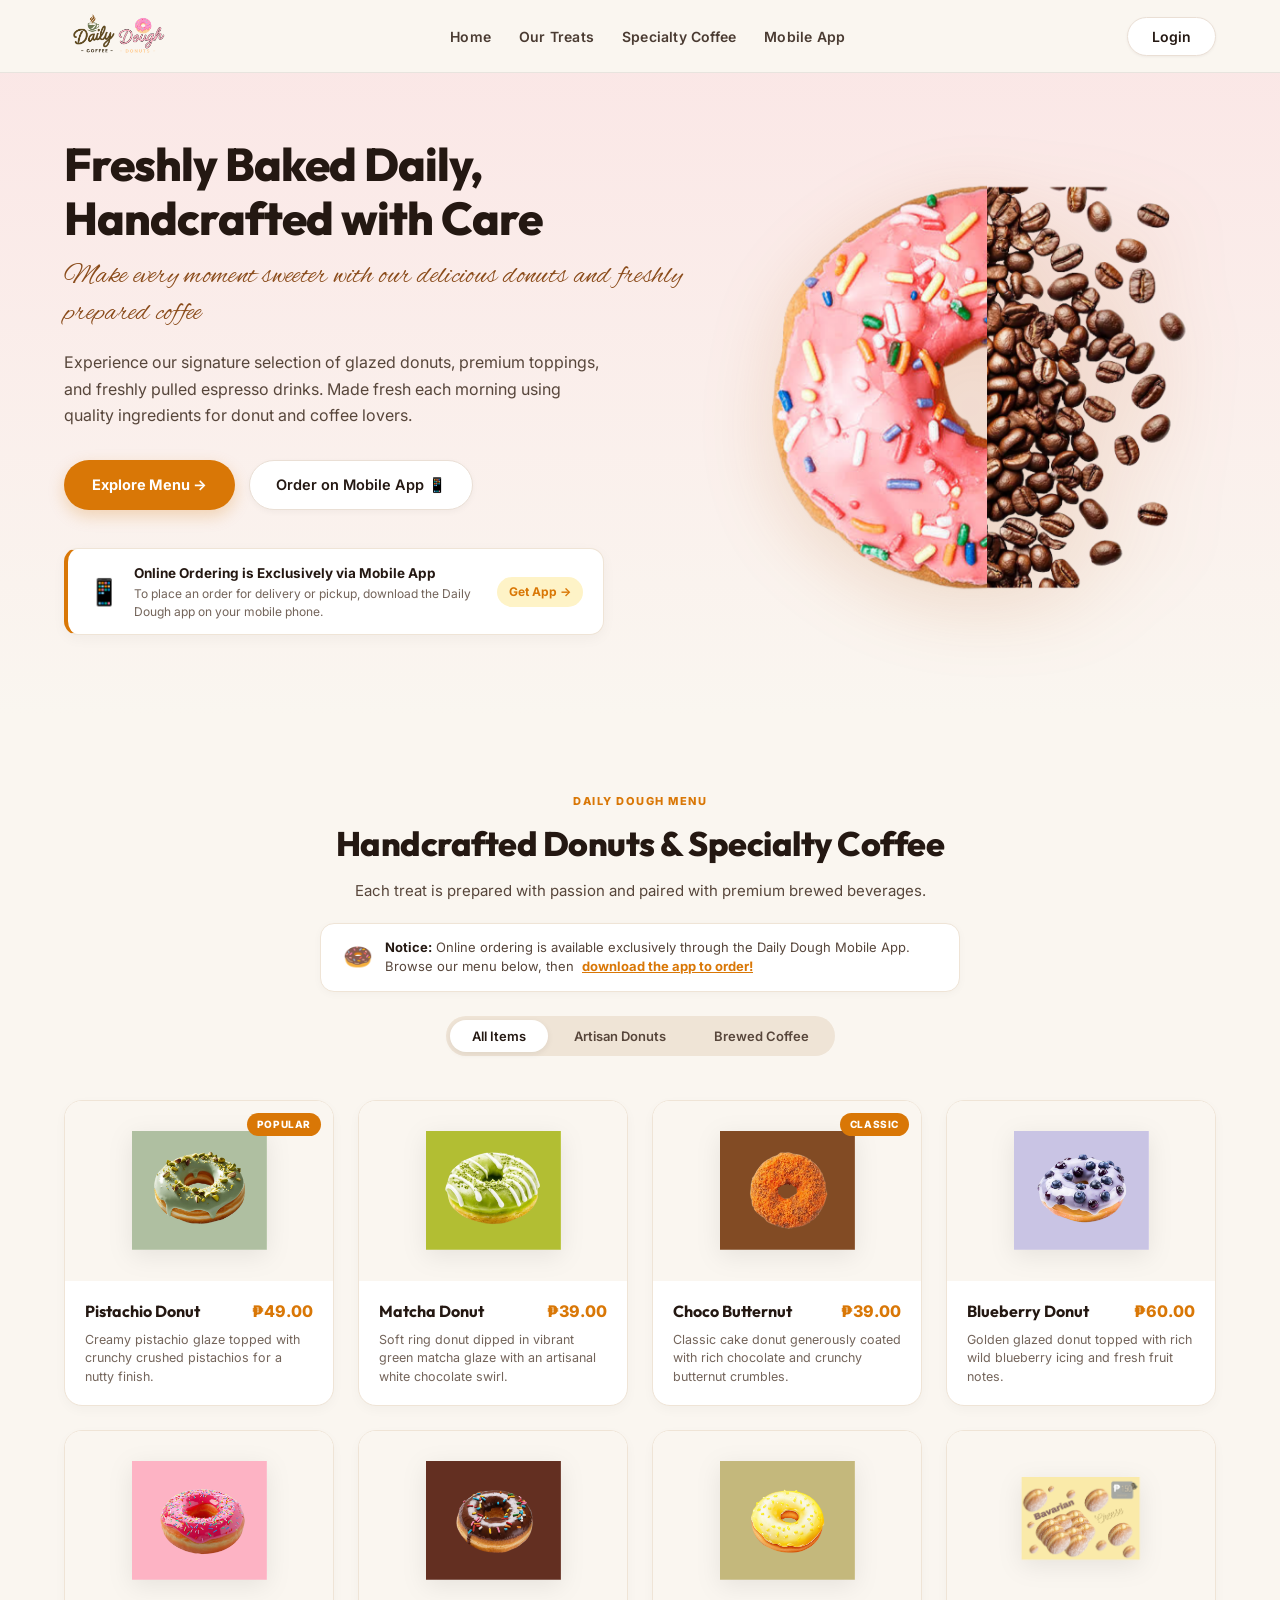
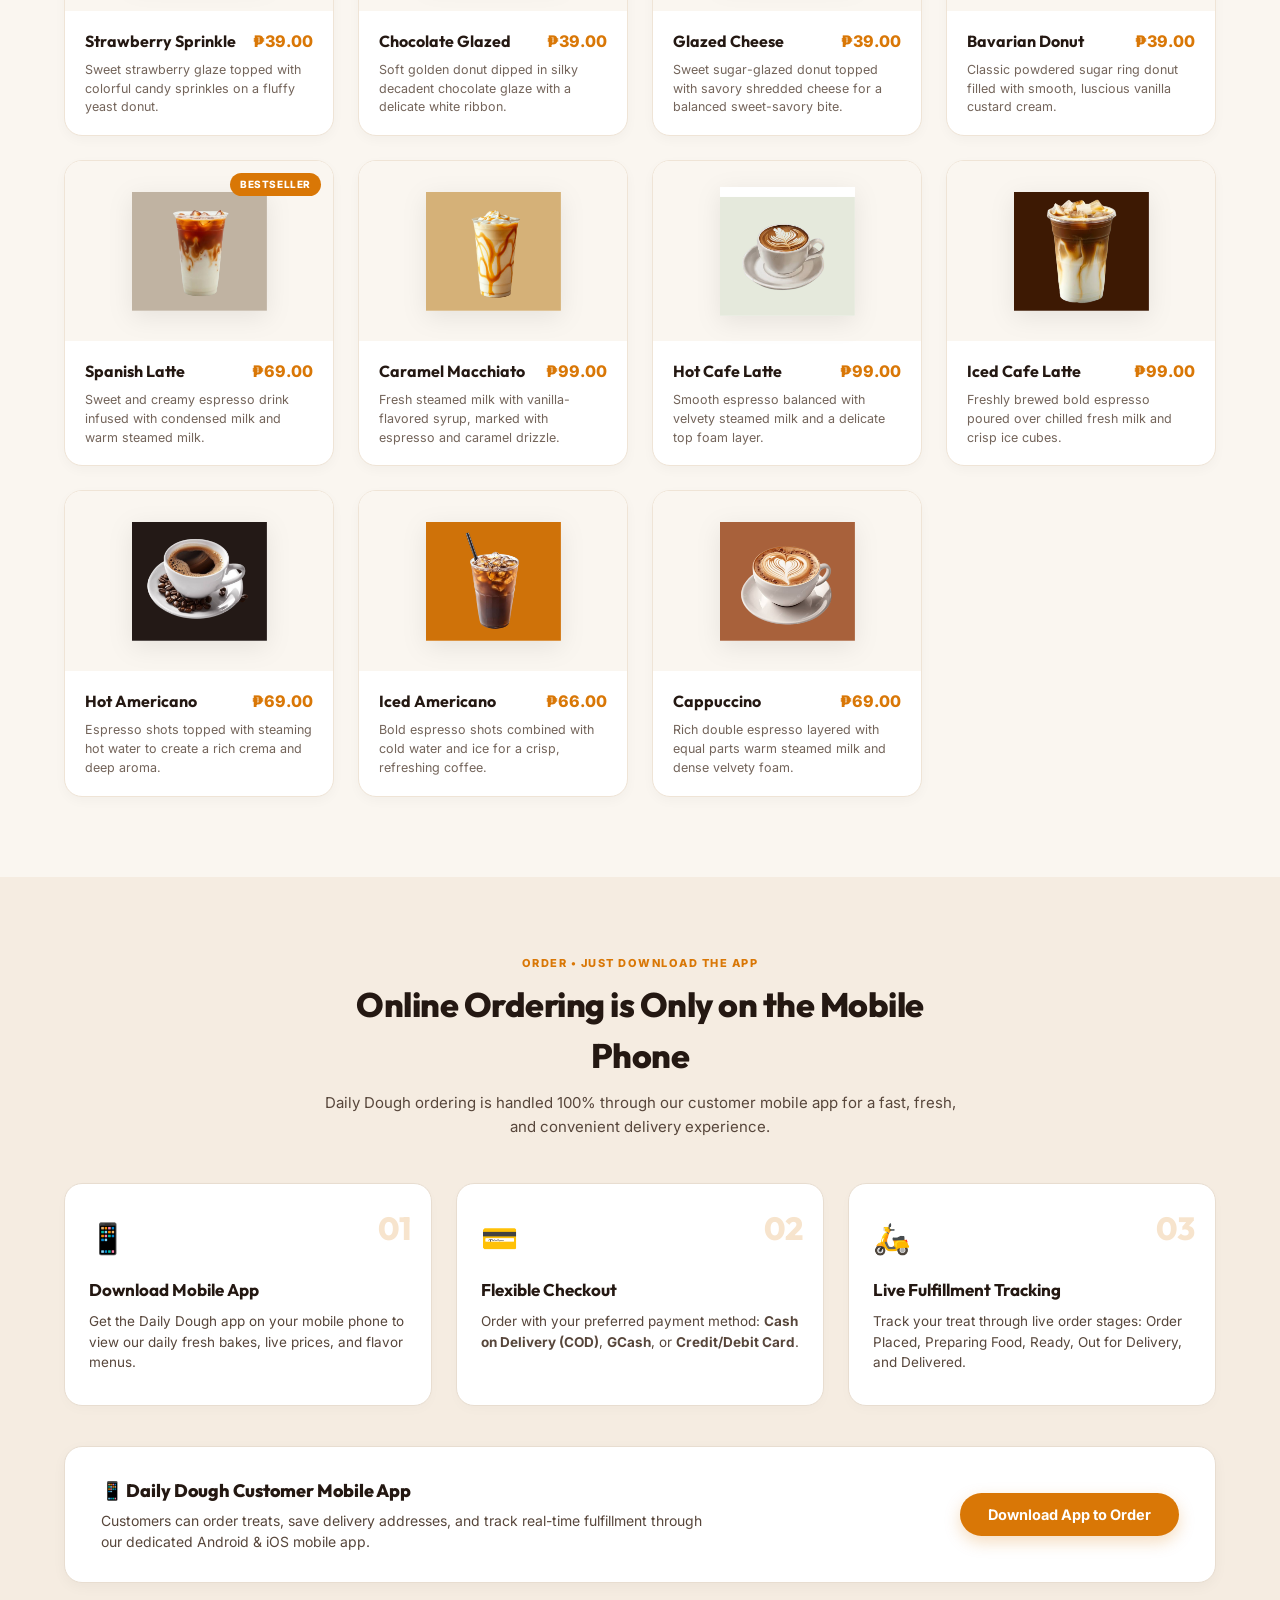
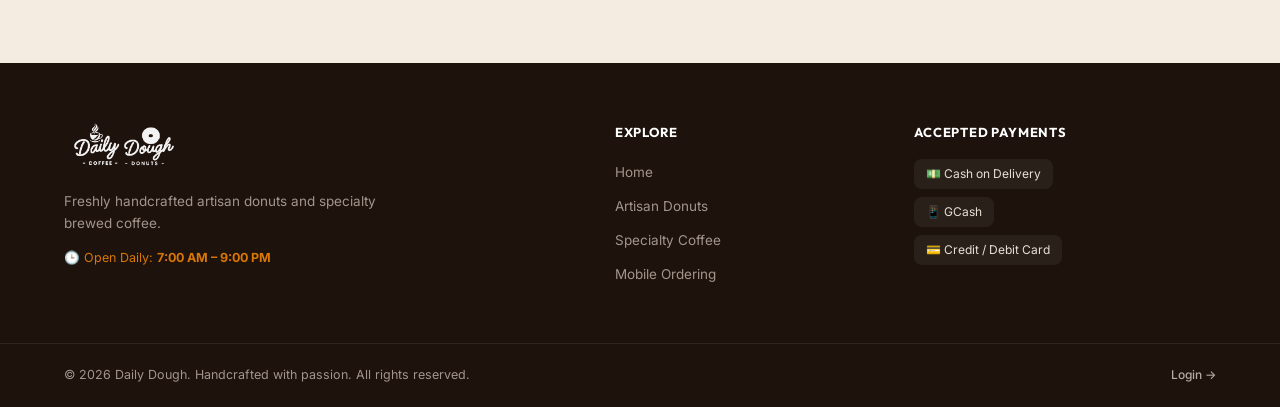
<file: web_dashboard/index.html>
<!DOCTYPE html>
<html lang="en">
<head>
  <meta charset="UTF-8">
  <meta name="viewport" content="width=device-width, initial-scale=1.0">
  <title>Daily Dough - Handcrafted Artisan Donuts & Specialty Coffee</title>
  <link rel="preconnect" href="https://fonts.googleapis.com">
  <link rel="preconnect" href="https://fonts.gstatic.com" crossorigin>
  <link href="https://fonts.googleapis.com/css2?family=Alex+Brush&family=Dancing+Script:wght@500;600;700&family=Great+Vibes&family=Inter:wght@400;500;600;700&family=Outfit:wght@500;600;700;800&display=swap" rel="stylesheet">
  <link rel="stylesheet" href="style.css">
</head>
<body>

  <!-- WELCOMING STOREFRONT LANDING PAGE -->
  <div id="viewStorefront" class="storefront-wrapper">
    <!-- Top Navigation Bar -->
    <header class="storefront-nav">
      <div class="storefront-nav-inner">
        <a href="#hero" class="storefront-brand">
          <img src="images/daily_dough.png" alt="Daily Dough - Coffee & Donuts" class="storefront-logo">
        </a>

        <nav class="storefront-menu-links">
          <a href="#hero" class="nav-item">Home</a>
          <a href="#menu-showcase" class="nav-item">Our Treats</a>
          <a href="#coffee-section" class="nav-item">Specialty Coffee</a>
          <a href="#ordering-section" class="nav-item">Mobile App</a>
        </nav>

        <div class="storefront-nav-actions">
          <a href="admin.html" class="btn-admin-login" title="Login">Login</a>
        </div>
      </div>
    </header>

    <!-- Hero Section -->
    <section id="hero" class="storefront-hero">
      <div class="storefront-container hero-grid">
        <div class="hero-content">
          <h1 class="hero-headline">Freshly Baked Daily, Handcrafted with Care</h1>
          <p class="hero-slogan-script">Make every moment sweeter with our delicious donuts and freshly prepared coffee</p>
          <p class="hero-description">
            Experience our signature selection of glazed donuts, premium toppings, and freshly pulled espresso drinks. Made fresh each morning using quality ingredients for donut and coffee lovers.
          </p>

          <div class="hero-cta-group">
            <a href="#menu-showcase" class="btn-primary-hero">Explore Menu &rarr;</a>
            <a href="#ordering-section" class="btn-secondary-hero">Order on Mobile App 📱</a>
          </div>

          <!-- Prominent Mobile App Ordering Notice (Replacing Removed Boxes) -->
          <div class="mobile-order-alert-pill">
            <span class="pill-icon">📱</span>
            <div class="pill-content">
              <strong>Online Ordering is Exclusively via Mobile App</strong>
              <span>To place an order for delivery or pickup, download the Daily Dough app on your mobile phone.</span>
            </div>
            <a href="#ordering-section" class="pill-link">Get App &rarr;</a>
          </div>
        </div>

        <div class="hero-media">
          <div class="hero-artwork-frame">
            <img src="images/login/donut_coffee.png" alt="Daily Dough Artisan Donut & Roasted Coffee Beans" class="hero-main-img">
          </div>
        </div>
      </div>
    </section>

    <!-- Menu Showcase Section -->
    <section id="menu-showcase" class="storefront-section">
      <div class="storefront-container">
        <div class="section-header text-center">
          <span class="section-tag">DAILY DOUGH MENU</span>
          <h2 class="section-title">Handcrafted Donuts & Specialty Coffee</h2>
          <p class="section-desc">Each treat is prepared with passion and paired with premium brewed beverages.</p>

          <!-- Clear Explanatory Banner: Ordering is Mobile-Only -->
          <div class="menu-order-notice">
            <span class="notice-icon">🍩</span>
            <div class="notice-text">
              <strong>Notice:</strong> Online ordering is available exclusively through the Daily Dough Mobile App. Browse our menu below, then <a href="#ordering-section">download the app to order!</a>
            </div>
          </div>
          
          <!-- Category Filter Tabs -->
          <div class="menu-tabs">
            <button type="button" class="menu-tab-btn active" onclick="filterStorefrontMenu('all', this)">All Items</button>
            <button type="button" class="menu-tab-btn" onclick="filterStorefrontMenu('donuts', this)">Artisan Donuts</button>
            <button type="button" class="menu-tab-btn" onclick="filterStorefrontMenu('coffee', this)">Brewed Coffee</button>
          </div>
        </div>

        <!-- Product Cards Grid -->
        <div class="storefront-product-grid" id="storefrontProductGrid">
          <!-- 1. Pistachio -->
          <div class="product-item-card" data-category="donuts">
            <div class="product-item-media">
              <img src="images/pistachio.png" alt="Pistachio Donut" loading="lazy">
              <span class="product-tag-chip">Popular</span>
            </div>
            <div class="product-item-body">
              <div class="product-item-header">
                <h3 class="product-item-title">Pistachio Donut</h3>
                <span class="product-item-price">₱49.00</span>
              </div>
              <p class="product-item-desc">Creamy pistachio glaze topped with crunchy crushed pistachios for a nutty finish.</p>
            </div>
          </div>

          <!-- 2. Matcha Donut -->
          <div class="product-item-card" data-category="donuts">
            <div class="product-item-media">
              <img src="images/matcha_donut.png" alt="Matcha Donut" loading="lazy">
            </div>
            <div class="product-item-body">
              <div class="product-item-header">
                <h3 class="product-item-title">Matcha Donut</h3>
                <span class="product-item-price">₱39.00</span>
              </div>
              <p class="product-item-desc">Soft ring donut dipped in vibrant green matcha glaze with an artisanal white chocolate swirl.</p>
            </div>
          </div>

          <!-- 3. Choco Butternut -->
          <div class="product-item-card" data-category="donuts">
            <div class="product-item-media">
              <img src="images/choco_butternut.png" alt="Choco Butternut" loading="lazy">
              <span class="product-tag-chip">Classic</span>
            </div>
            <div class="product-item-body">
              <div class="product-item-header">
                <h3 class="product-item-title">Choco Butternut</h3>
                <span class="product-item-price">₱39.00</span>
              </div>
              <p class="product-item-desc">Classic cake donut generously coated with rich chocolate and crunchy butternut crumbles.</p>
            </div>
          </div>

          <!-- 4. Blueberry Donut -->
          <div class="product-item-card" data-category="donuts">
            <div class="product-item-media">
              <img src="images/blueberry_donut.png" alt="Blueberry Donut" loading="lazy">
            </div>
            <div class="product-item-body">
              <div class="product-item-header">
                <h3 class="product-item-title">Blueberry Donut</h3>
                <span class="product-item-price">₱60.00</span>
              </div>
              <p class="product-item-desc">Golden glazed donut topped with rich wild blueberry icing and fresh fruit notes.</p>
            </div>
          </div>

          <!-- 5. Strawberry Sprinkle Glazed -->
          <div class="product-item-card" data-category="donuts">
            <div class="product-item-media">
              <img src="images/strawberry_sprinkle_glazed.png" alt="Strawberry Sprinkle Glazed" loading="lazy">
            </div>
            <div class="product-item-body">
              <div class="product-item-header">
                <h3 class="product-item-title">Strawberry Sprinkle</h3>
                <span class="product-item-price">₱39.00</span>
              </div>
              <p class="product-item-desc">Sweet strawberry glaze topped with colorful candy sprinkles on a fluffy yeast donut.</p>
            </div>
          </div>

          <!-- 6. Chocolate Glazed -->
          <div class="product-item-card" data-category="donuts">
            <div class="product-item-media">
              <img src="images/chocolate_glazed.png" alt="Chocolate Glazed" loading="lazy">
            </div>
            <div class="product-item-body">
              <div class="product-item-header">
                <h3 class="product-item-title">Chocolate Glazed</h3>
                <span class="product-item-price">₱39.00</span>
              </div>
              <p class="product-item-desc">Soft golden donut dipped in silky decadent chocolate glaze with a delicate white ribbon.</p>
            </div>
          </div>

          <!-- 7. Glazed Cheese -->
          <div class="product-item-card" data-category="donuts">
            <div class="product-item-media">
              <img src="images/glazed_cheese.png" alt="Glazed Cheese" loading="lazy">
            </div>
            <div class="product-item-body">
              <div class="product-item-header">
                <h3 class="product-item-title">Glazed Cheese</h3>
                <span class="product-item-price">₱39.00</span>
              </div>
              <p class="product-item-desc">Sweet sugar-glazed donut topped with savory shredded cheese for a balanced sweet-savory bite.</p>
            </div>
          </div>

          <!-- 8. Bavarian Donut -->
          <div class="product-item-card" data-category="donuts">
            <div class="product-item-media">
              <img src="images/home/bavarian.png" alt="Bavarian Donut" loading="lazy">
            </div>
            <div class="product-item-body">
              <div class="product-item-header">
                <h3 class="product-item-title">Bavarian Donut</h3>
                <span class="product-item-price">₱39.00</span>
              </div>
              <p class="product-item-desc">Classic powdered sugar ring donut filled with smooth, luscious vanilla custard cream.</p>
            </div>
          </div>

          <!-- 9. Spanish Latte -->
          <div class="product-item-card" data-category="coffee" id="coffee-section">
            <div class="product-item-media">
              <img src="images/Spanish Latte.png" alt="Spanish Latte" loading="lazy">
              <span class="product-tag-chip">Bestseller</span>
            </div>
            <div class="product-item-body">
              <div class="product-item-header">
                <h3 class="product-item-title">Spanish Latte</h3>
                <span class="product-item-price">₱69.00</span>
              </div>
              <p class="product-item-desc">Sweet and creamy espresso drink infused with condensed milk and warm steamed milk.</p>
            </div>
          </div>

          <!-- 10. Caramel Macchiato -->
          <div class="product-item-card" data-category="coffee">
            <div class="product-item-media">
              <img src="images/Caramel Macchiato.png" alt="Caramel Macchiato" loading="lazy">
            </div>
            <div class="product-item-body">
              <div class="product-item-header">
                <h3 class="product-item-title">Caramel Macchiato</h3>
                <span class="product-item-price">₱99.00</span>
              </div>
              <p class="product-item-desc">Fresh steamed milk with vanilla-flavored syrup, marked with espresso and caramel drizzle.</p>
            </div>
          </div>

          <!-- 11. Hot Cafe Latte -->
          <div class="product-item-card" data-category="coffee">
            <div class="product-item-media">
              <img src="images/Hot Cafe Latte.png" alt="Hot Cafe Latte" loading="lazy">
            </div>
            <div class="product-item-body">
              <div class="product-item-header">
                <h3 class="product-item-title">Hot Cafe Latte</h3>
                <span class="product-item-price">₱99.00</span>
              </div>
              <p class="product-item-desc">Smooth espresso balanced with velvety steamed milk and a delicate top foam layer.</p>
            </div>
          </div>

          <!-- 12. Iced Cafe Latte -->
          <div class="product-item-card" data-category="coffee">
            <div class="product-item-media">
              <img src="images/Iced Cafe Latte.png" alt="Iced Cafe Latte" loading="lazy">
            </div>
            <div class="product-item-body">
              <div class="product-item-header">
                <h3 class="product-item-title">Iced Cafe Latte</h3>
                <span class="product-item-price">₱99.00</span>
              </div>
              <p class="product-item-desc">Freshly brewed bold espresso poured over chilled fresh milk and crisp ice cubes.</p>
            </div>
          </div>

          <!-- 13. Hot Americano -->
          <div class="product-item-card" data-category="coffee">
            <div class="product-item-media">
              <img src="images/Hot Americano.png" alt="Hot Americano" loading="lazy">
            </div>
            <div class="product-item-body">
              <div class="product-item-header">
                <h3 class="product-item-title">Hot Americano</h3>
                <span class="product-item-price">₱69.00</span>
              </div>
              <p class="product-item-desc">Espresso shots topped with steaming hot water to create a rich crema and deep aroma.</p>
            </div>
          </div>

          <!-- 14. Iced Americano -->
          <div class="product-item-card" data-category="coffee">
            <div class="product-item-media">
              <img src="images/Iced Americano.png" alt="Iced Americano" loading="lazy">
            </div>
            <div class="product-item-body">
              <div class="product-item-header">
                <h3 class="product-item-title">Iced Americano</h3>
                <span class="product-item-price">₱66.00</span>
              </div>
              <p class="product-item-desc">Bold espresso shots combined with cold water and ice for a crisp, refreshing coffee.</p>
            </div>
          </div>

          <!-- 15. Cappuccino -->
          <div class="product-item-card" data-category="coffee">
            <div class="product-item-media">
              <img src="images/Cappuccino.png" alt="Cappuccino" loading="lazy">
            </div>
            <div class="product-item-body">
              <div class="product-item-header">
                <h3 class="product-item-title">Cappuccino</h3>
                <span class="product-item-price">₱69.00</span>
              </div>
              <p class="product-item-desc">Rich double espresso layered with equal parts warm steamed milk and dense velvety foam.</p>
            </div>
          </div>
        </div>
      </div>
    </section>

    <!-- Ordering Experience Section -->
    <section id="ordering-section" class="storefront-section bg-warm">
      <div class="storefront-container">
        <div class="section-header text-center">
          <span class="section-tag">ORDER &bull; JUST DOWNLOAD THE APP</span>
          <h2 class="section-title">Online Ordering is Only on the Mobile Phone</h2>
          <p class="section-desc">Daily Dough ordering is handled 100% through our customer mobile app for a fast, fresh, and convenient delivery experience.</p>
        </div>

        <div class="ordering-steps-grid">
          <div class="step-card">
            <div class="step-num">01</div>
            <div class="step-icon">📱</div>
            <h3 class="step-title">Download Mobile App</h3>
            <p class="step-desc">Get the Daily Dough app on your mobile phone to view our daily fresh bakes, live prices, and flavor menus.</p>
          </div>

          <div class="step-card">
            <div class="step-num">02</div>
            <div class="step-icon">💳</div>
            <h3 class="step-title">Flexible Checkout</h3>
            <p class="step-desc">Order with your preferred payment method: <strong>Cash on Delivery (COD)</strong>, <strong>GCash</strong>, or <strong>Credit/Debit Card</strong>.</p>
          </div>

          <div class="step-card">
            <div class="step-num">03</div>
            <div class="step-icon">🛵</div>
            <h3 class="step-title">Live Fulfillment Tracking</h3>
            <p class="step-desc">Track your treat through live order stages: Order Placed, Preparing Food, Ready, Out for Delivery, and Delivered.</p>
          </div>
        </div>

        <!-- Role Architecture / Storefront Callout -->
        <div class="customer-mobile-callout">
          <div class="callout-content">
            <h3>📱 Daily Dough Customer Mobile App</h3>
            <p>Customers can order treats, save delivery addresses, and track real-time fulfillment through our dedicated Android & iOS mobile app.</p>
          </div>
          <div class="callout-action">
            <button type="button" class="btn-primary-hero" onclick="alertToast('Download the Daily Dough app on your mobile phone to start ordering!')">Download App to Order</button>
          </div>
        </div>
      </div>
    </section>

    <!-- Footer -->
    <footer class="storefront-footer">
      <div class="storefront-container footer-content">
        <div class="footer-brand-col">
          <img src="images/daily_dough.png" alt="Daily Dough Logo" class="footer-logo">
          <p class="footer-tagline">Freshly handcrafted artisan donuts and specialty brewed coffee.</p>
          <div class="footer-hours">
            <span>🕒 Open Daily: <strong>7:00 AM &ndash; 9:00 PM</strong></span>
          </div>
        </div>

        <div class="footer-links-col">
          <h4>Explore</h4>
          <ul>
            <li><a href="#hero">Home</a></li>
            <li><a href="#menu-showcase">Artisan Donuts</a></li>
            <li><a href="#coffee-section">Specialty Coffee</a></li>
            <li><a href="#ordering-section">Mobile Ordering</a></li>
          </ul>
        </div>

        <div class="footer-links-col">
          <h4>Accepted Payments</h4>
          <div class="payment-badges">
            <span class="pay-chip">💵 Cash on Delivery</span>
            <span class="pay-chip">📱 GCash</span>
            <span class="pay-chip">💳 Credit / Debit Card</span>
          </div>
        </div>
      </div>

      <div class="footer-bottom">
        <div class="storefront-container footer-bottom-inner">
          <p>&copy; 2026 Daily Dough. Handcrafted with passion. All rights reserved.</p>
          <div class="footer-portal-link">
            <a href="admin.html" title="Login">Login &rarr;</a>
          </div>
        </div>
      </div>
    </footer>
  </div>

  <!-- Toast Notification element -->
  <div id="toastNotification" class="toast-popup" style="display: none;"></div>

  <script>
    function filterStorefrontMenu(category, btn) {
      const buttons = document.querySelectorAll('.menu-tab-btn');
      buttons.forEach(b => b.classList.remove('active'));
      if (btn) btn.classList.add('active');

      const cards = document.querySelectorAll('.product-item-card');
      cards.forEach(card => {
        const cat = card.getAttribute('data-category');
        if (category === 'all' || cat === category) {
          card.style.display = 'flex';
        } else {
          card.style.display = 'none';
        }
      });
    }

    function alertToast(msg) {
      let toast = document.getElementById('toastNotification');
      if (!toast) {
        toast = document.createElement('div');
        toast.id = 'toastNotification';
        toast.className = 'toast-popup';
        document.body.appendChild(toast);
      }
      toast.innerText = msg;
      toast.style.display = 'block';
      setTimeout(() => {
        toast.style.display = 'none';
      }, 4000);
    }
  </script>
</body>
</html>
</file>
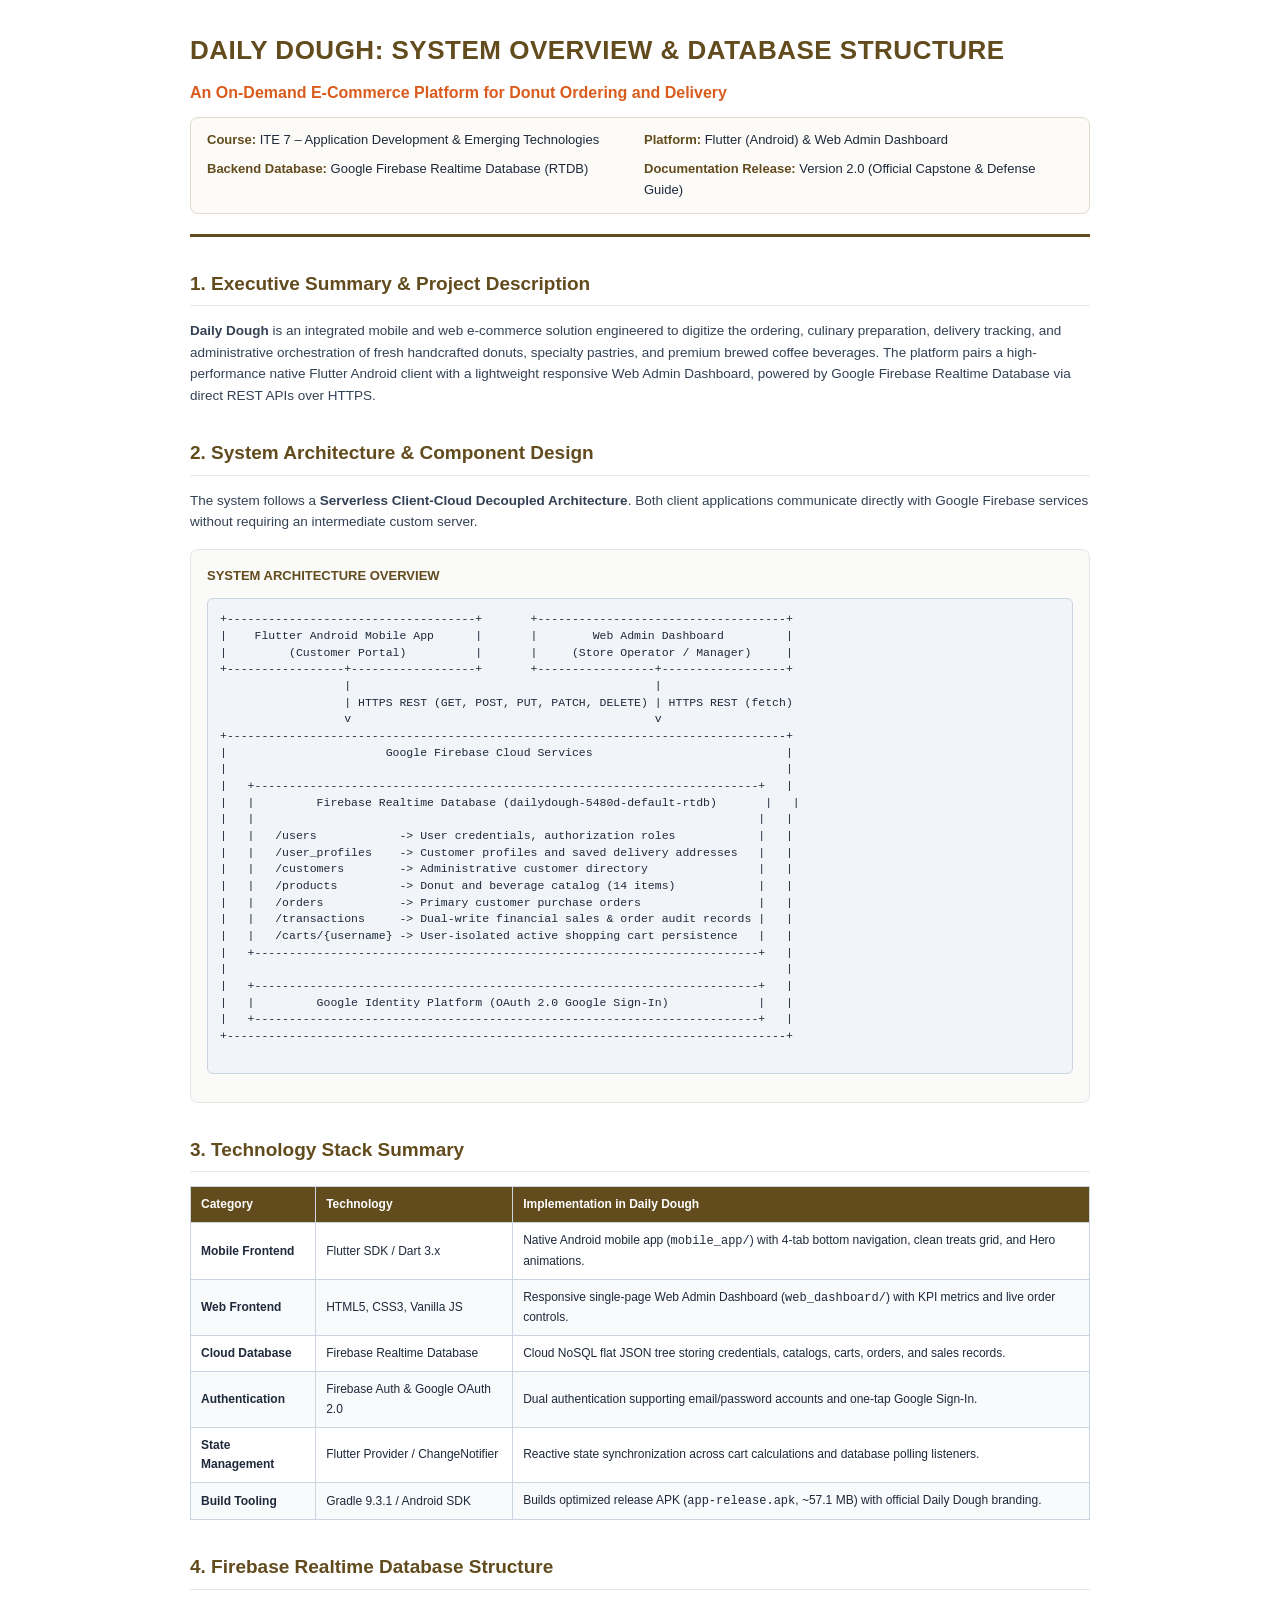
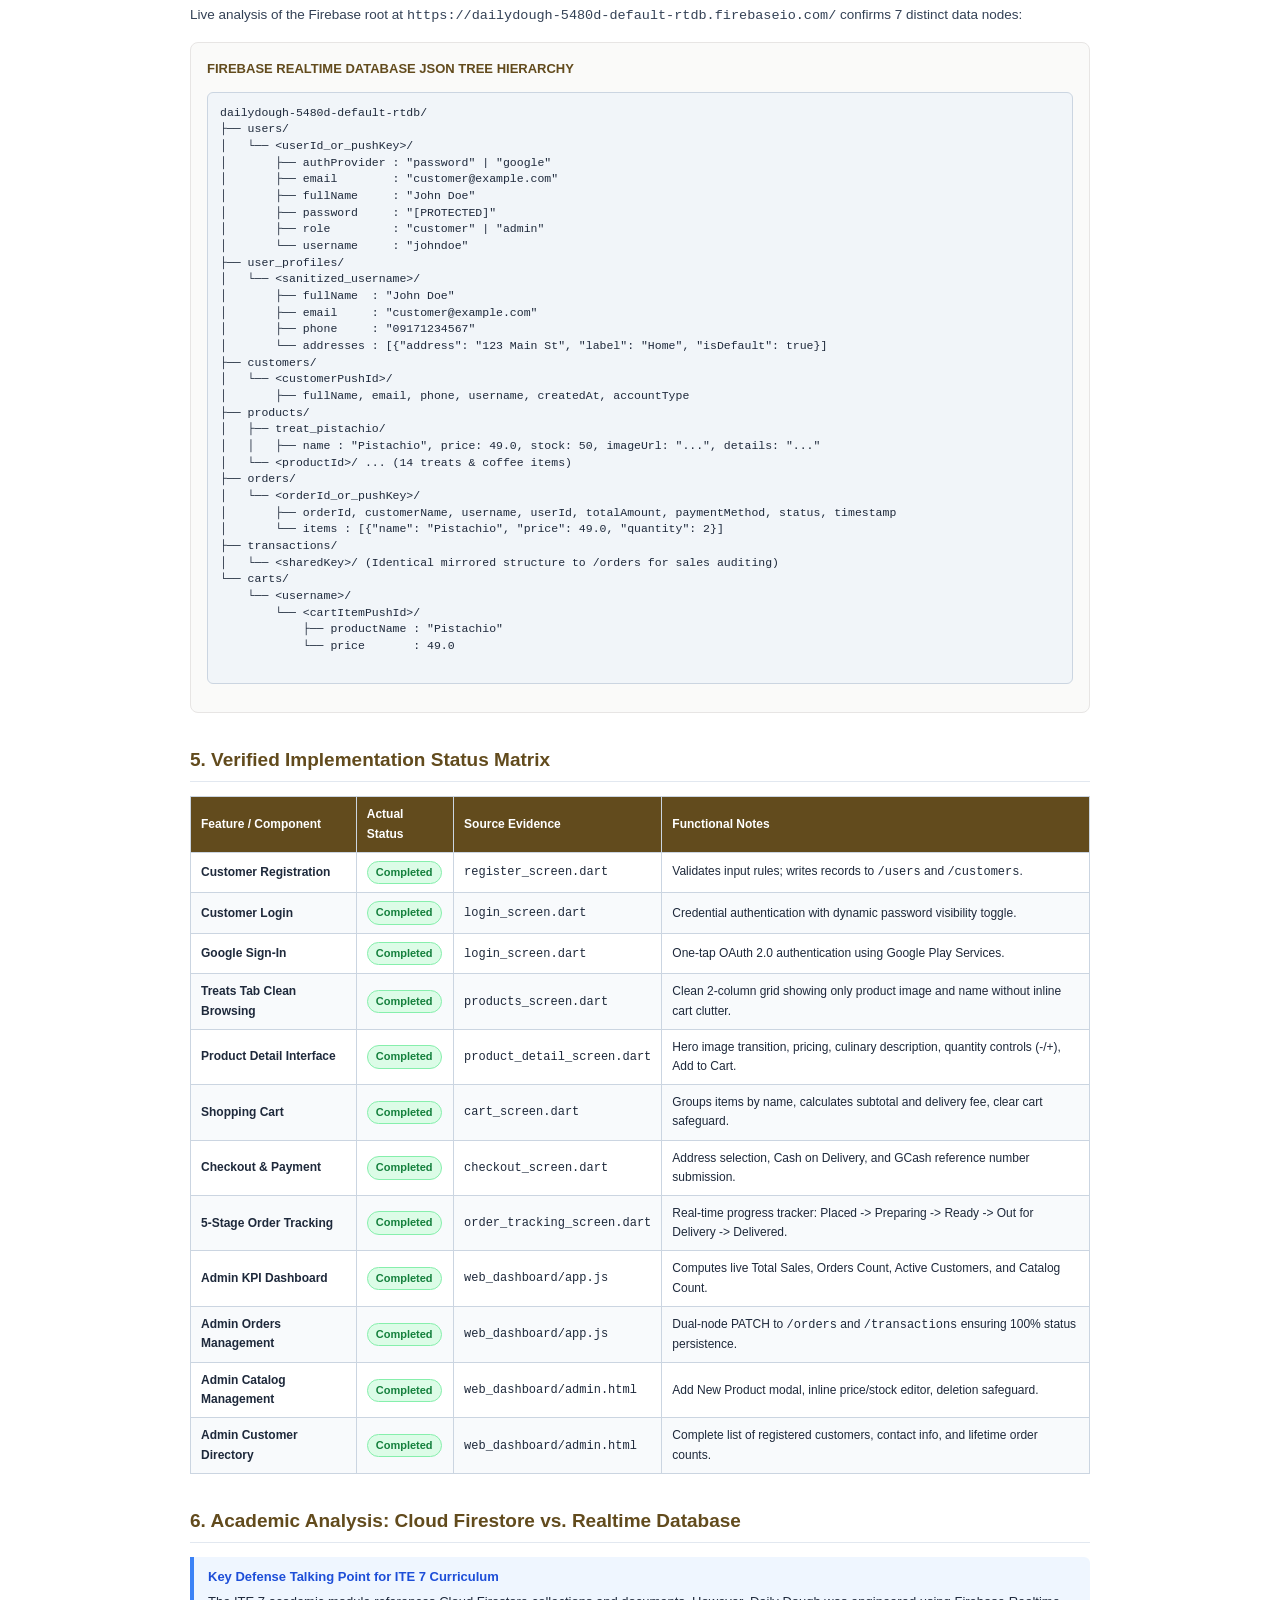
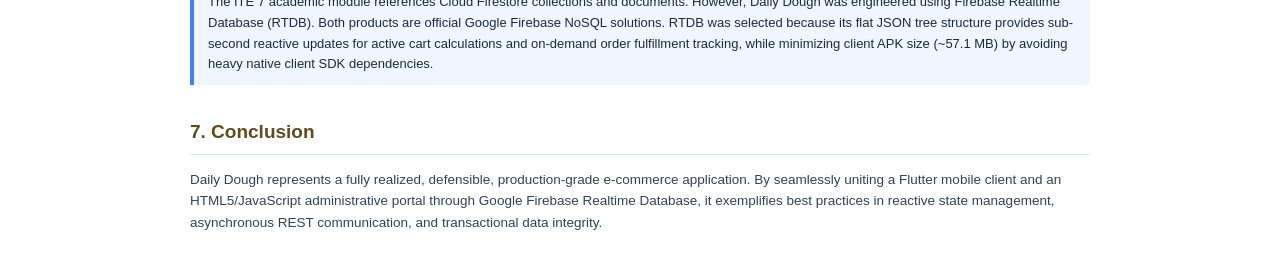
<file: documents/Daily_Dough_Complete_System_Overview_and_Database_Structure.html>
<!DOCTYPE html>
<html lang="en">
<head>
  <meta charset="UTF-8">
  <title>Daily Dough – Complete System Overview and Database Structure</title>
  <style>
    @page {
      size: A4;
      margin: 20mm 15mm 20mm 15mm;
    }
    body {
      font-family: -apple-system, BlinkMacSystemFont, "Segoe UI", Roboto, "Helvetica Neue", Arial, sans-serif;
      color: #1e293b;
      line-height: 1.6;
      background-color: #ffffff;
      padding: 0;
      margin: 0;
    }
    .container {
      max-width: 900px;
      margin: 0 auto;
      padding: 30px;
    }
    .header-box {
      border-bottom: 3px solid #624B1D;
      padding-bottom: 20px;
      margin-bottom: 30px;
    }
    h1 {
      color: #624B1D;
      font-size: 26px;
      margin-top: 0;
      margin-bottom: 8px;
      text-transform: uppercase;
      letter-spacing: 0.5px;
    }
    .subtitle {
      font-size: 16px;
      font-weight: 600;
      color: #D95B1E;
      margin-bottom: 12px;
    }
    .meta-grid {
      display: grid;
      grid-template-columns: repeat(2, 1fr);
      gap: 8px;
      background: #FDFBF8;
      border: 1px solid #E2D9CF;
      border-radius: 8px;
      padding: 12px 16px;
      font-size: 13px;
    }
    .meta-item strong {
      color: #624B1D;
    }
    h2 {
      color: #624B1D;
      font-size: 19px;
      border-bottom: 1.5px solid #E2E8F0;
      padding-bottom: 6px;
      margin-top: 32px;
      margin-bottom: 14px;
      page-break-after: avoid;
    }
    h3 {
      color: #D95B1E;
      font-size: 15px;
      margin-top: 20px;
      margin-bottom: 8px;
      page-break-after: avoid;
    }
    p, li {
      font-size: 13.5px;
      color: #334155;
    }
    ul, ol {
      padding-left: 20px;
      margin-top: 6px;
      margin-bottom: 12px;
    }
    table {
      width: 100%;
      border-collapse: collapse;
      margin: 14px 0 20px 0;
      font-size: 12px;
      page-break-inside: avoid;
    }
    th, td {
      border: 1px solid #CBD5E1;
      padding: 8px 10px;
      text-align: left;
    }
    th {
      background-color: #624B1D;
      color: #ffffff;
      font-weight: 600;
    }
    tr:nth-child(even) {
      background-color: #F8FAFC;
    }
    .badge {
      display: inline-block;
      padding: 2px 8px;
      border-radius: 12px;
      font-size: 11px;
      font-weight: 600;
    }
    .badge-green {
      background-color: #DCFCE7;
      color: #15803D;
      border: 1px solid #86EFAC;
    }
    .badge-yellow {
      background-color: #FEF3C7;
      color: #B45309;
      border: 1px solid #FDE68A;
    }
    pre {
      background: #F1F5F9;
      border: 1px solid #CBD5E1;
      border-radius: 6px;
      padding: 12px;
      font-family: Consolas, "Courier New", monospace;
      font-size: 11.5px;
      overflow-x: auto;
      line-height: 1.45;
      page-break-inside: avoid;
    }
    .diagram-card {
      background: #FAFAF9;
      border: 1.5px solid #E7E5E4;
      border-radius: 8px;
      padding: 16px;
      margin: 16px 0;
      page-break-inside: avoid;
    }
    .diagram-title {
      font-weight: 700;
      color: #624B1D;
      font-size: 13px;
      margin-bottom: 8px;
      text-transform: uppercase;
    }
    .callout {
      background-color: #EFF6FF;
      border-left: 4px solid #3B82F6;
      padding: 10px 14px;
      margin: 14px 0;
      border-radius: 0 6px 6px 0;
      font-size: 13px;
    }
    .callout-title {
      font-weight: bold;
      color: #1D4ED8;
      margin-bottom: 4px;
    }
    @media print {
      .container {
        padding: 0;
        max-width: 100%;
      }
      h2 {
        page-break-before: auto;
      }
    }
  </style>
</head>
<body>
  <div class="container">
    <div class="header-box">
      <h1>Daily Dough: System Overview & Database Structure</h1>
      <div class="subtitle">An On-Demand E-Commerce Platform for Donut Ordering and Delivery</div>
      <div class="meta-grid">
        <div class="meta-item"><strong>Course:</strong> ITE 7 – Application Development & Emerging Technologies</div>
        <div class="meta-item"><strong>Platform:</strong> Flutter (Android) & Web Admin Dashboard</div>
        <div class="meta-item"><strong>Backend Database:</strong> Google Firebase Realtime Database (RTDB)</div>
        <div class="meta-item"><strong>Documentation Release:</strong> Version 2.0 (Official Capstone & Defense Guide)</div>
      </div>
    </div>

    <h2>1. Executive Summary & Project Description</h2>
    <p><strong>Daily Dough</strong> is an integrated mobile and web e-commerce solution engineered to digitize the ordering, culinary preparation, delivery tracking, and administrative orchestration of fresh handcrafted donuts, specialty pastries, and premium brewed coffee beverages. The platform pairs a high-performance native Flutter Android client with a lightweight responsive Web Admin Dashboard, powered by Google Firebase Realtime Database via direct REST APIs over HTTPS.</p>

    <h2>2. System Architecture & Component Design</h2>
    <p>The system follows a <strong>Serverless Client-Cloud Decoupled Architecture</strong>. Both client applications communicate directly with Google Firebase services without requiring an intermediate custom server.</p>

    <div class="diagram-card">
      <div class="diagram-title">System Architecture Overview</div>
      <pre>
+------------------------------------+       +------------------------------------+
|    Flutter Android Mobile App      |       |        Web Admin Dashboard         |
|         (Customer Portal)          |       |     (Store Operator / Manager)     |
+-----------------+------------------+       +-----------------+------------------+
                  |                                            |
                  | HTTPS REST (GET, POST, PUT, PATCH, DELETE) | HTTPS REST (fetch)
                  v                                            v
+---------------------------------------------------------------------------------+
|                       Google Firebase Cloud Services                            |
|                                                                                 |
|   +-------------------------------------------------------------------------+   |
|   |         Firebase Realtime Database (dailydough-5480d-default-rtdb)       |   |
|   |                                                                         |   |
|   |   /users            -> User credentials, authorization roles            |   |
|   |   /user_profiles    -> Customer profiles and saved delivery addresses   |   |
|   |   /customers        -> Administrative customer directory                |   |
|   |   /products         -> Donut and beverage catalog (14 items)            |   |
|   |   /orders           -> Primary customer purchase orders                 |   |
|   |   /transactions     -> Dual-write financial sales & order audit records |   |
|   |   /carts/{username} -> User-isolated active shopping cart persistence   |   |
|   +-------------------------------------------------------------------------+   |
|                                                                                 |
|   +-------------------------------------------------------------------------+   |
|   |         Google Identity Platform (OAuth 2.0 Google Sign-In)             |   |
|   +-------------------------------------------------------------------------+   |
+---------------------------------------------------------------------------------+
      </pre>
    </div>

    <h2>3. Technology Stack Summary</h2>
    <table>
      <thead>
        <tr>
          <th>Category</th>
          <th>Technology</th>
          <th>Implementation in Daily Dough</th>
        </tr>
      </thead>
      <tbody>
        <tr>
          <td><strong>Mobile Frontend</strong></td>
          <td>Flutter SDK / Dart 3.x</td>
          <td>Native Android mobile app (<code>mobile_app/</code>) with 4-tab bottom navigation, clean treats grid, and Hero animations.</td>
        </tr>
        <tr>
          <td><strong>Web Frontend</strong></td>
          <td>HTML5, CSS3, Vanilla JS</td>
          <td>Responsive single-page Web Admin Dashboard (<code>web_dashboard/</code>) with KPI metrics and live order controls.</td>
        </tr>
        <tr>
          <td><strong>Cloud Database</strong></td>
          <td>Firebase Realtime Database</td>
          <td>Cloud NoSQL flat JSON tree storing credentials, catalogs, carts, orders, and sales records.</td>
        </tr>
        <tr>
          <td><strong>Authentication</strong></td>
          <td>Firebase Auth & Google OAuth 2.0</td>
          <td>Dual authentication supporting email/password accounts and one-tap Google Sign-In.</td>
        </tr>
        <tr>
          <td><strong>State Management</strong></td>
          <td>Flutter Provider / ChangeNotifier</td>
          <td>Reactive state synchronization across cart calculations and database polling listeners.</td>
        </tr>
        <tr>
          <td><strong>Build Tooling</strong></td>
          <td>Gradle 9.3.1 / Android SDK</td>
          <td>Builds optimized release APK (<code>app-release.apk</code>, ~57.1 MB) with official Daily Dough branding.</td>
        </tr>
      </tbody>
    </table>

    <h2>4. Firebase Realtime Database Structure</h2>
    <p>Live analysis of the Firebase root at <code>https://dailydough-5480d-default-rtdb.firebaseio.com/</code> confirms 7 distinct data nodes:</p>

    <div class="diagram-card">
      <div class="diagram-title">Firebase Realtime Database JSON Tree Hierarchy</div>
      <pre>
dailydough-5480d-default-rtdb/
├── users/
│   └── &lt;userId_or_pushKey&gt;/
│       ├── authProvider : "password" | "google"
│       ├── email        : "customer@example.com"
│       ├── fullName     : "John Doe"
│       ├── password     : "[PROTECTED]"
│       ├── role         : "customer" | "admin"
│       └── username     : "johndoe"
├── user_profiles/
│   └── &lt;sanitized_username&gt;/
│       ├── fullName  : "John Doe"
│       ├── email     : "customer@example.com"
│       ├── phone     : "09171234567"
│       └── addresses : [{"address": "123 Main St", "label": "Home", "isDefault": true}]
├── customers/
│   └── &lt;customerPushId&gt;/
│       ├── fullName, email, phone, username, createdAt, accountType
├── products/
│   ├── treat_pistachio/
│   │   ├── name : "Pistachio", price: 49.0, stock: 50, imageUrl: "...", details: "..."
│   └── &lt;productId&gt;/ ... (14 treats & coffee items)
├── orders/
│   └── &lt;orderId_or_pushKey&gt;/
│       ├── orderId, customerName, username, userId, totalAmount, paymentMethod, status, timestamp
│       └── items : [{"name": "Pistachio", "price": 49.0, "quantity": 2}]
├── transactions/
│   └── &lt;sharedKey&gt;/ (Identical mirrored structure to /orders for sales auditing)
└── carts/
    └── &lt;username&gt;/
        └── &lt;cartItemPushId&gt;/
            ├── productName : "Pistachio"
            └── price       : 49.0
      </pre>
    </div>

    <h2>5. Verified Implementation Status Matrix</h2>
    <table>
      <thead>
        <tr>
          <th>Feature / Component</th>
          <th>Actual Status</th>
          <th>Source Evidence</th>
          <th>Functional Notes</th>
        </tr>
      </thead>
      <tbody>
        <tr>
          <td><strong>Customer Registration</strong></td>
          <td><span class="badge badge-green">Completed</span></td>
          <td><code>register_screen.dart</code></td>
          <td>Validates input rules; writes records to <code>/users</code> and <code>/customers</code>.</td>
        </tr>
        <tr>
          <td><strong>Customer Login</strong></td>
          <td><span class="badge badge-green">Completed</span></td>
          <td><code>login_screen.dart</code></td>
          <td>Credential authentication with dynamic password visibility toggle.</td>
        </tr>
        <tr>
          <td><strong>Google Sign-In</strong></td>
          <td><span class="badge badge-green">Completed</span></td>
          <td><code>login_screen.dart</code></td>
          <td>One-tap OAuth 2.0 authentication using Google Play Services.</td>
        </tr>
        <tr>
          <td><strong>Treats Tab Clean Browsing</strong></td>
          <td><span class="badge badge-green">Completed</span></td>
          <td><code>products_screen.dart</code></td>
          <td>Clean 2-column grid showing only product image and name without inline cart clutter.</td>
        </tr>
        <tr>
          <td><strong>Product Detail Interface</strong></td>
          <td><span class="badge badge-green">Completed</span></td>
          <td><code>product_detail_screen.dart</code></td>
          <td>Hero image transition, pricing, culinary description, quantity controls (-/+), Add to Cart.</td>
        </tr>
        <tr>
          <td><strong>Shopping Cart</strong></td>
          <td><span class="badge badge-green">Completed</span></td>
          <td><code>cart_screen.dart</code></td>
          <td>Groups items by name, calculates subtotal and delivery fee, clear cart safeguard.</td>
        </tr>
        <tr>
          <td><strong>Checkout & Payment</strong></td>
          <td><span class="badge badge-green">Completed</span></td>
          <td><code>checkout_screen.dart</code></td>
          <td>Address selection, Cash on Delivery, and GCash reference number submission.</td>
        </tr>
        <tr>
          <td><strong>5-Stage Order Tracking</strong></td>
          <td><span class="badge badge-green">Completed</span></td>
          <td><code>order_tracking_screen.dart</code></td>
          <td>Real-time progress tracker: Placed -> Preparing -> Ready -> Out for Delivery -> Delivered.</td>
        </tr>
        <tr>
          <td><strong>Admin KPI Dashboard</strong></td>
          <td><span class="badge badge-green">Completed</span></td>
          <td><code>web_dashboard/app.js</code></td>
          <td>Computes live Total Sales, Orders Count, Active Customers, and Catalog Count.</td>
        </tr>
        <tr>
          <td><strong>Admin Orders Management</strong></td>
          <td><span class="badge badge-green">Completed</span></td>
          <td><code>web_dashboard/app.js</code></td>
          <td>Dual-node PATCH to <code>/orders</code> and <code>/transactions</code> ensuring 100% status persistence.</td>
        </tr>
        <tr>
          <td><strong>Admin Catalog Management</strong></td>
          <td><span class="badge badge-green">Completed</span></td>
          <td><code>web_dashboard/admin.html</code></td>
          <td>Add New Product modal, inline price/stock editor, deletion safeguard.</td>
        </tr>
        <tr>
          <td><strong>Admin Customer Directory</strong></td>
          <td><span class="badge badge-green">Completed</span></td>
          <td><code>web_dashboard/admin.html</code></td>
          <td>Complete list of registered customers, contact info, and lifetime order counts.</td>
        </tr>
      </tbody>
    </table>

    <h2>6. Academic Analysis: Cloud Firestore vs. Realtime Database</h2>
    <div class="callout">
      <div class="callout-title">Key Defense Talking Point for ITE 7 Curriculum</div>
      The ITE 7 academic module references Cloud Firestore collections and documents. However, Daily Dough was engineered using Firebase Realtime Database (RTDB). Both products are official Google Firebase NoSQL solutions. RTDB was selected because its flat JSON tree structure provides sub-second reactive updates for active cart calculations and on-demand order fulfillment tracking, while minimizing client APK size (~57.1 MB) by avoiding heavy native client SDK dependencies.
    </div>

    <h2>7. Conclusion</h2>
    <p>Daily Dough represents a fully realized, defensible, production-grade e-commerce application. By seamlessly uniting a Flutter mobile client and an HTML5/JavaScript administrative portal through Google Firebase Realtime Database, it exemplifies best practices in reactive state management, asynchronous REST communication, and transactional data integrity.</p>
  </div>
</body>
</html>
</file>
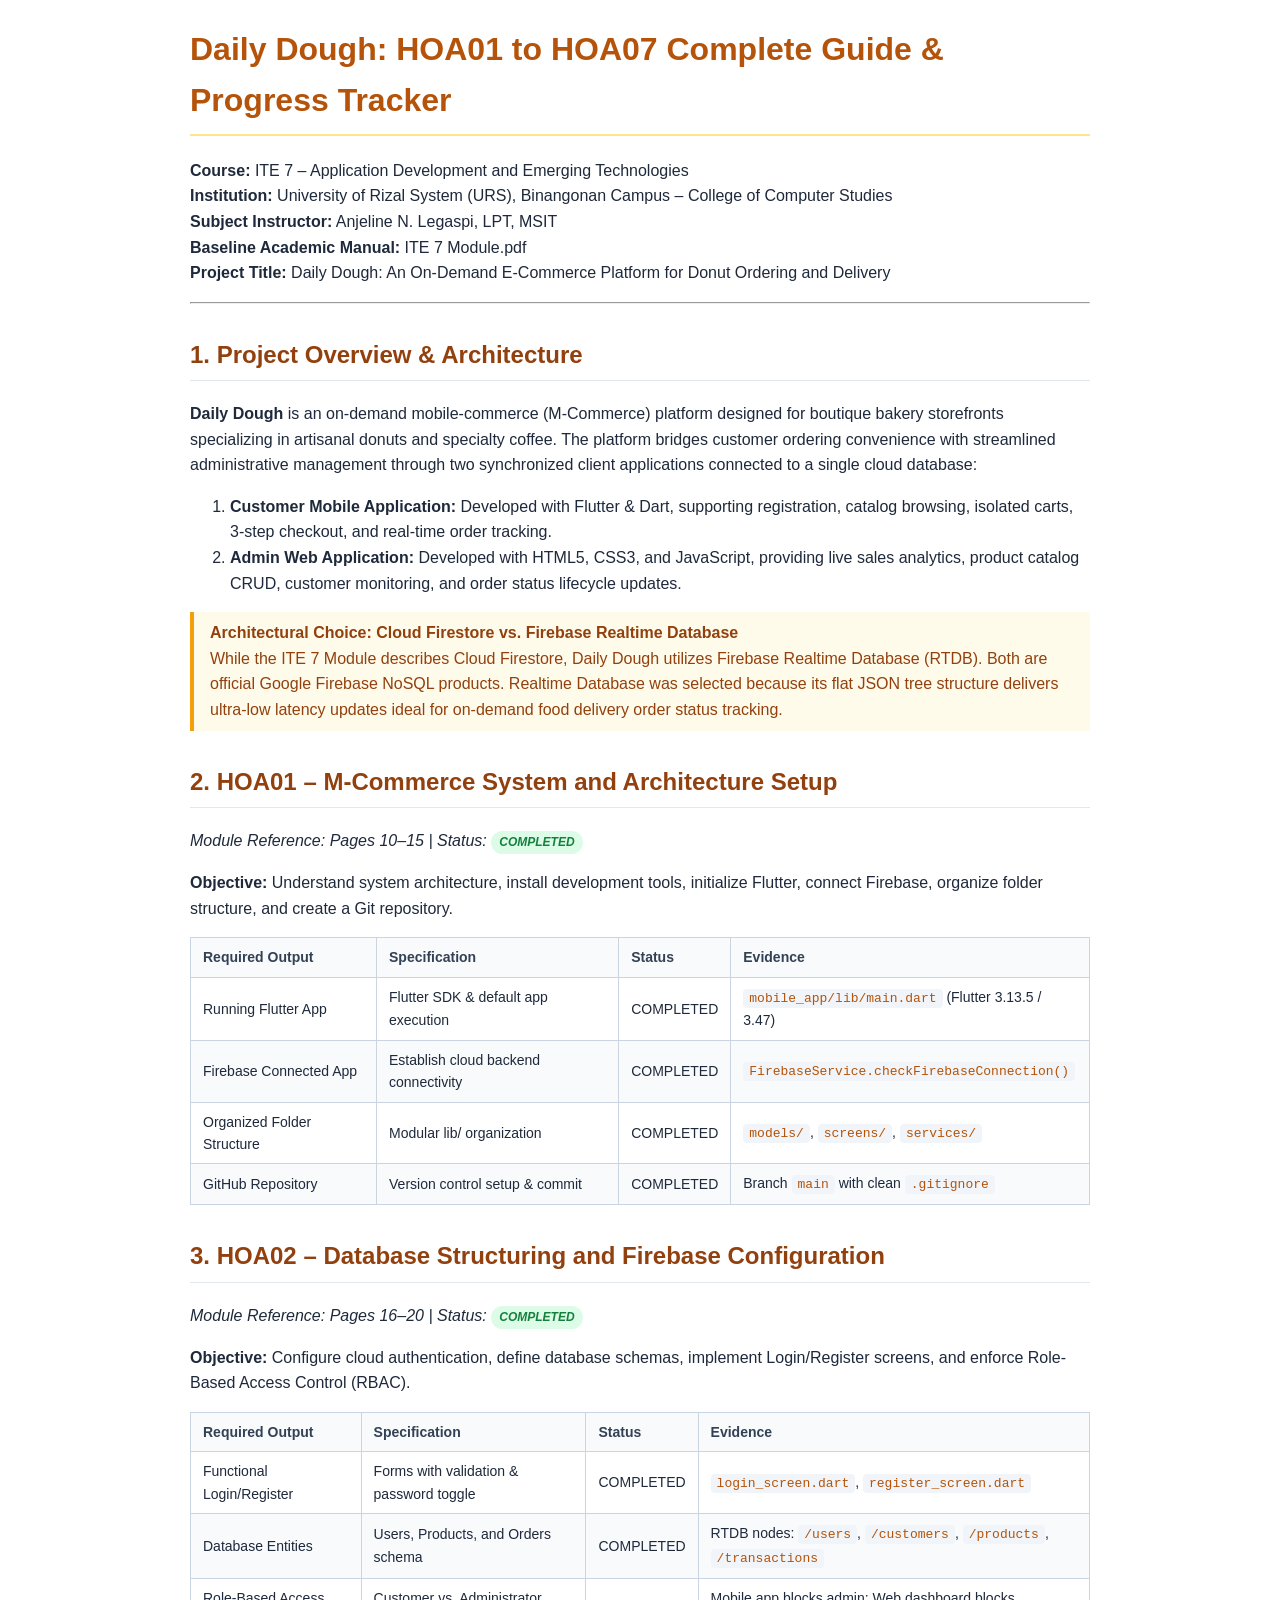
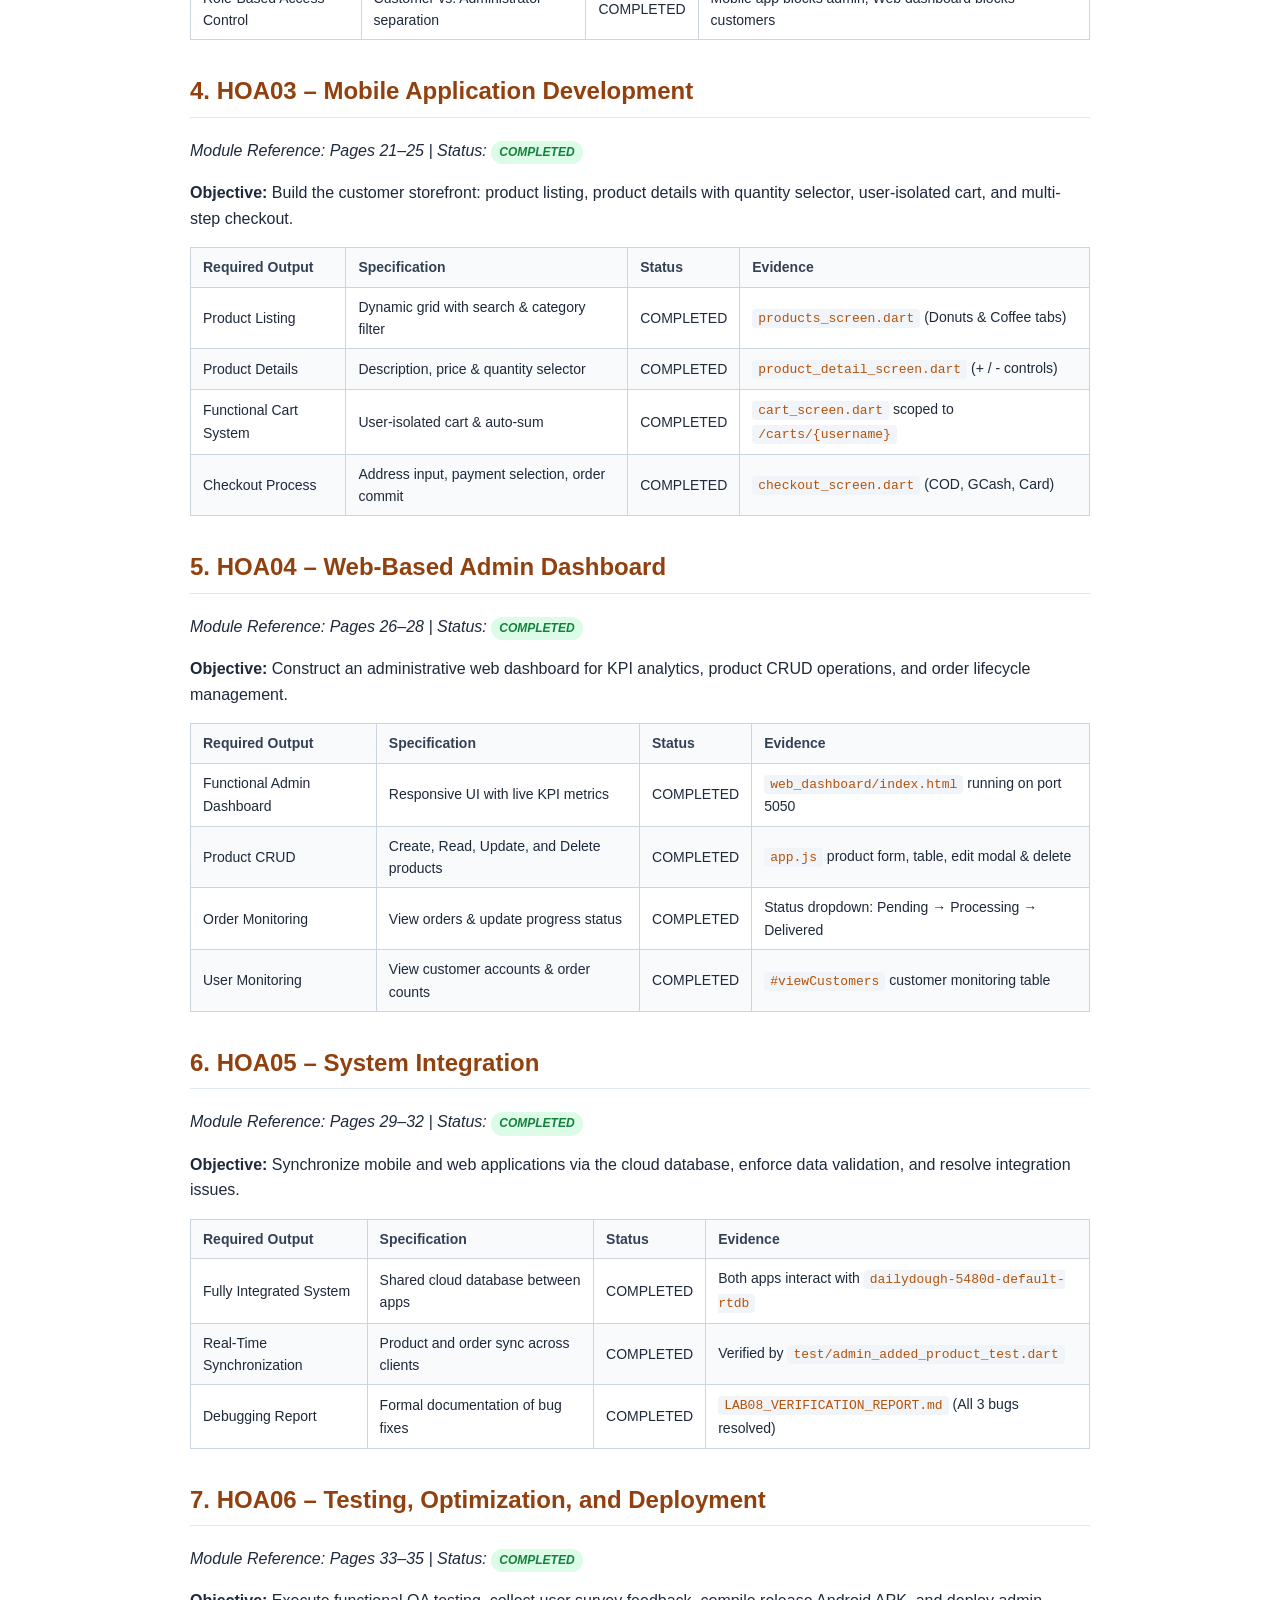
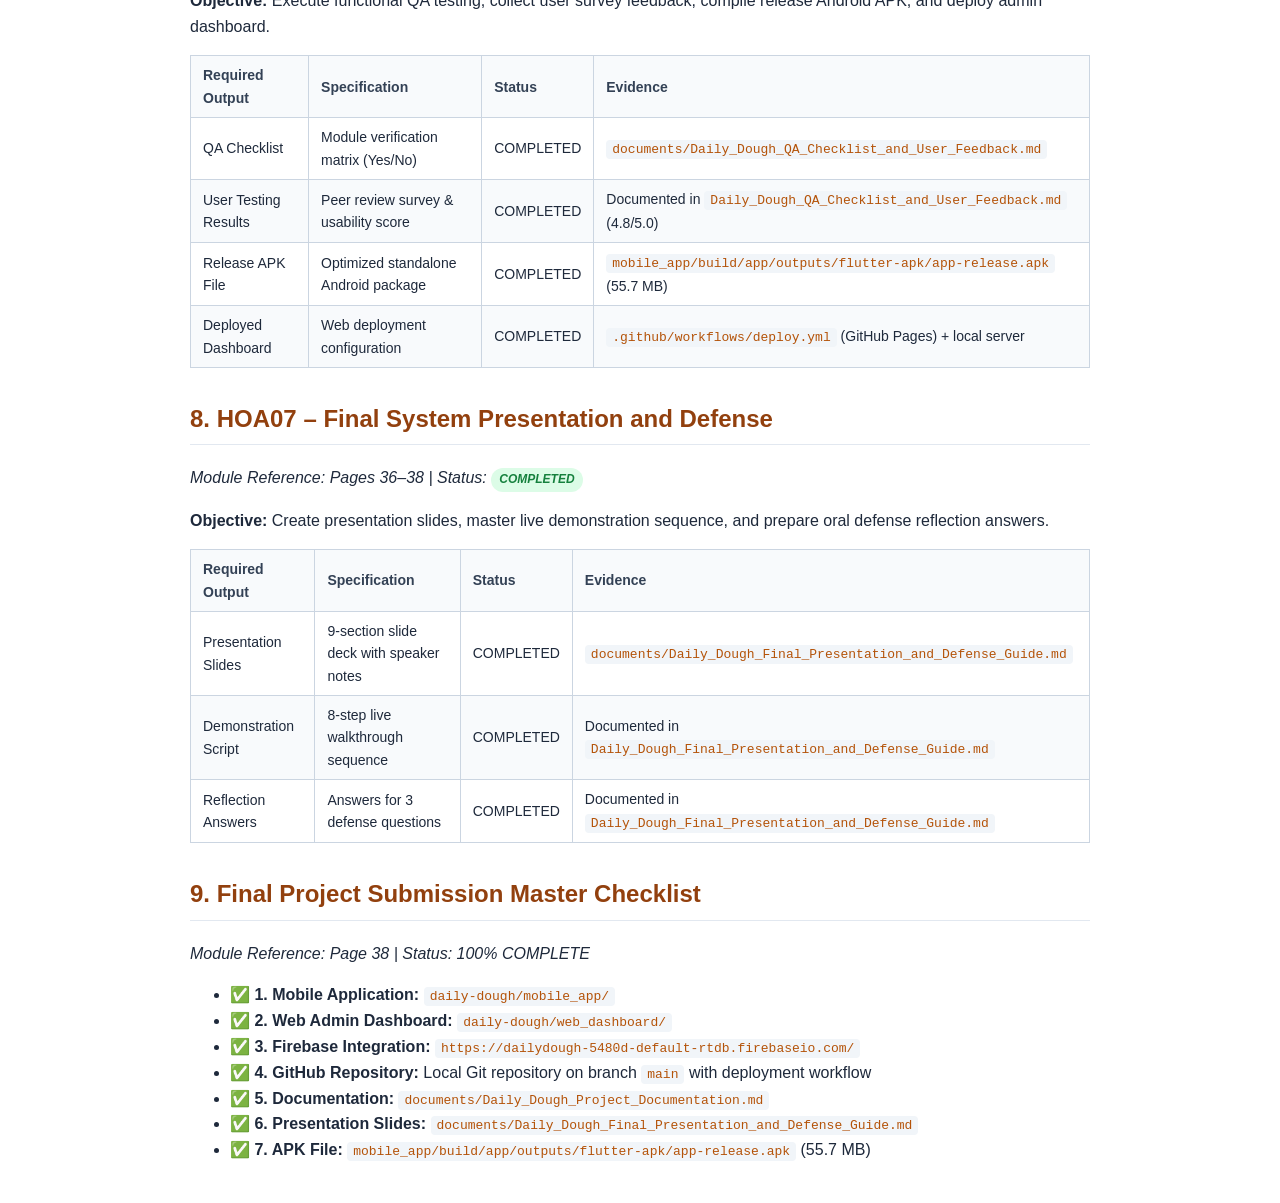
<file: documents/Daily_Dough_HOA01-HOA07_Complete_Guide.html>
<!DOCTYPE html>
<html lang="en">
<head>
<meta charset="UTF-8">
<title>Daily Dough: HOA01 to HOA07 Complete Guide & Progress Tracker</title>
<style>
  @page {
    size: A4;
    margin: 20mm;
  }
  body {
    font-family: -apple-system, BlinkMacSystemFont, "Segoe UI", Roboto, Helvetica, Arial, sans-serif;
    color: #1e293b;
    line-height: 1.6;
    margin: 0 auto;
    padding: 24px;
    max-width: 900px;
  }
  h1 {
    color: #b45309;
    border-bottom: 2px solid #fde68a;
    padding-bottom: 8px;
    margin-top: 0;
  }
  h2 {
    color: #92400e;
    border-bottom: 1px solid #e2e8f0;
    padding-bottom: 6px;
    margin-top: 32px;
  }
  h3 {
    color: #1e293b;
    margin-top: 20px;
  }
  table {
    width: 100%;
    border-collapse: collapse;
    margin: 16px 0;
    font-size: 14px;
  }
  th, td {
    border: 1px solid #cbd5e1;
    padding: 8px 12px;
    text-align: left;
  }
  th {
    background-color: #f8fafc;
    color: #334155;
    font-weight: 600;
  }
  tr:nth-child(even) {
    background-color: #f8fafc;
  }
  code {
    background-color: #f1f5f9;
    color: #b45309;
    padding: 2px 6px;
    border-radius: 4px;
    font-family: Consolas, Monaco, "Courier New", monospace;
    font-size: 13px;
  }
  pre {
    background-color: #0f172a;
    color: #f8fafc;
    padding: 14px;
    border-radius: 8px;
    overflow-x: auto;
    font-family: Consolas, Monaco, "Courier New", monospace;
    font-size: 13px;
  }
  blockquote {
    border-left: 4px solid #f59e0b;
    margin: 16px 0;
    padding: 8px 16px;
    background-color: #fffbeb;
    color: #92400e;
  }
  .badge-completed {
    display: inline-block;
    padding: 2px 8px;
    border-radius: 9999px;
    font-size: 12px;
    font-weight: 600;
    background-color: #dcfce7;
    color: #15803d;
  }
</style>
</head>
<body>

<h1>Daily Dough: HOA01 to HOA07 Complete Guide & Progress Tracker</h1>
<p><strong>Course:</strong> ITE 7 – Application Development and Emerging Technologies<br>
<strong>Institution:</strong> University of Rizal System (URS), Binangonan Campus – College of Computer Studies<br>
<strong>Subject Instructor:</strong> Anjeline N. Legaspi, LPT, MSIT<br>
<strong>Baseline Academic Manual:</strong> ITE 7 Module.pdf<br>
<strong>Project Title:</strong> Daily Dough: An On-Demand E-Commerce Platform for Donut Ordering and Delivery</p>

<hr>

<h2>1. Project Overview & Architecture</h2>
<p><strong>Daily Dough</strong> is an on-demand mobile-commerce (M-Commerce) platform designed for boutique bakery storefronts specializing in artisanal donuts and specialty coffee. The platform bridges customer ordering convenience with streamlined administrative management through two synchronized client applications connected to a single cloud database:</p>
<ol>
  <li><strong>Customer Mobile Application:</strong> Developed with Flutter & Dart, supporting registration, catalog browsing, isolated carts, 3-step checkout, and real-time order tracking.</li>
  <li><strong>Admin Web Application:</strong> Developed with HTML5, CSS3, and JavaScript, providing live sales analytics, product catalog CRUD, customer monitoring, and order status lifecycle updates.</li>
</ol>

<blockquote>
  <strong>Architectural Choice: Cloud Firestore vs. Firebase Realtime Database</strong><br>
  While the ITE 7 Module describes Cloud Firestore, Daily Dough utilizes Firebase Realtime Database (RTDB). Both are official Google Firebase NoSQL products. Realtime Database was selected because its flat JSON tree structure delivers ultra-low latency updates ideal for on-demand food delivery order status tracking.
</blockquote>

<h2>2. HOA01 – M-Commerce System and Architecture Setup</h2>
<p><em>Module Reference: Pages 10–15 | Status: <span class="badge-completed">COMPLETED</span></em></p>
<p><strong>Objective:</strong> Understand system architecture, install development tools, initialize Flutter, connect Firebase, organize folder structure, and create a Git repository.</p>
<table>
  <thead>
    <tr>
      <th>Required Output</th>
      <th>Specification</th>
      <th>Status</th>
      <th>Evidence</th>
    </tr>
  </thead>
  <tbody>
    <tr>
      <td>Running Flutter App</td>
      <td>Flutter SDK & default app execution</td>
      <td>COMPLETED</td>
      <td><code>mobile_app/lib/main.dart</code> (Flutter 3.13.5 / 3.47)</td>
    </tr>
    <tr>
      <td>Firebase Connected App</td>
      <td>Establish cloud backend connectivity</td>
      <td>COMPLETED</td>
      <td><code>FirebaseService.checkFirebaseConnection()</code></td>
    </tr>
    <tr>
      <td>Organized Folder Structure</td>
      <td>Modular lib/ organization</td>
      <td>COMPLETED</td>
      <td><code>models/</code>, <code>screens/</code>, <code>services/</code></td>
    </tr>
    <tr>
      <td>GitHub Repository</td>
      <td>Version control setup & commit</td>
      <td>COMPLETED</td>
      <td>Branch <code>main</code> with clean <code>.gitignore</code></td>
    </tr>
  </tbody>
</table>

<h2>3. HOA02 – Database Structuring and Firebase Configuration</h2>
<p><em>Module Reference: Pages 16–20 | Status: <span class="badge-completed">COMPLETED</span></em></p>
<p><strong>Objective:</strong> Configure cloud authentication, define database schemas, implement Login/Register screens, and enforce Role-Based Access Control (RBAC).</p>
<table>
  <thead>
    <tr>
      <th>Required Output</th>
      <th>Specification</th>
      <th>Status</th>
      <th>Evidence</th>
    </tr>
  </thead>
  <tbody>
    <tr>
      <td>Functional Login/Register</td>
      <td>Forms with validation & password toggle</td>
      <td>COMPLETED</td>
      <td><code>login_screen.dart</code>, <code>register_screen.dart</code></td>
    </tr>
    <tr>
      <td>Database Entities</td>
      <td>Users, Products, and Orders schema</td>
      <td>COMPLETED</td>
      <td>RTDB nodes: <code>/users</code>, <code>/customers</code>, <code>/products</code>, <code>/transactions</code></td>
    </tr>
    <tr>
      <td>Role-Based Access Control</td>
      <td>Customer vs. Administrator separation</td>
      <td>COMPLETED</td>
      <td>Mobile app blocks admin; Web dashboard blocks customers</td>
    </tr>
  </tbody>
</table>

<h2>4. HOA03 – Mobile Application Development</h2>
<p><em>Module Reference: Pages 21–25 | Status: <span class="badge-completed">COMPLETED</span></em></p>
<p><strong>Objective:</strong> Build the customer storefront: product listing, product details with quantity selector, user-isolated cart, and multi-step checkout.</p>
<table>
  <thead>
    <tr>
      <th>Required Output</th>
      <th>Specification</th>
      <th>Status</th>
      <th>Evidence</th>
    </tr>
  </thead>
  <tbody>
    <tr>
      <td>Product Listing</td>
      <td>Dynamic grid with search & category filter</td>
      <td>COMPLETED</td>
      <td><code>products_screen.dart</code> (Donuts & Coffee tabs)</td>
    </tr>
    <tr>
      <td>Product Details</td>
      <td>Description, price & quantity selector</td>
      <td>COMPLETED</td>
      <td><code>product_detail_screen.dart</code> (+ / - controls)</td>
    </tr>
    <tr>
      <td>Functional Cart System</td>
      <td>User-isolated cart & auto-sum</td>
      <td>COMPLETED</td>
      <td><code>cart_screen.dart</code> scoped to <code>/carts/{username}</code></td>
    </tr>
    <tr>
      <td>Checkout Process</td>
      <td>Address input, payment selection, order commit</td>
      <td>COMPLETED</td>
      <td><code>checkout_screen.dart</code> (COD, GCash, Card)</td>
    </tr>
  </tbody>
</table>

<h2>5. HOA04 – Web-Based Admin Dashboard</h2>
<p><em>Module Reference: Pages 26–28 | Status: <span class="badge-completed">COMPLETED</span></em></p>
<p><strong>Objective:</strong> Construct an administrative web dashboard for KPI analytics, product CRUD operations, and order lifecycle management.</p>
<table>
  <thead>
    <tr>
      <th>Required Output</th>
      <th>Specification</th>
      <th>Status</th>
      <th>Evidence</th>
    </tr>
  </thead>
  <tbody>
    <tr>
      <td>Functional Admin Dashboard</td>
      <td>Responsive UI with live KPI metrics</td>
      <td>COMPLETED</td>
      <td><code>web_dashboard/index.html</code> running on port 5050</td>
    </tr>
    <tr>
      <td>Product CRUD</td>
      <td>Create, Read, Update, and Delete products</td>
      <td>COMPLETED</td>
      <td><code>app.js</code> product form, table, edit modal & delete</td>
    </tr>
    <tr>
      <td>Order Monitoring</td>
      <td>View orders & update progress status</td>
      <td>COMPLETED</td>
      <td>Status dropdown: Pending → Processing → Delivered</td>
    </tr>
    <tr>
      <td>User Monitoring</td>
      <td>View customer accounts & order counts</td>
      <td>COMPLETED</td>
      <td><code>#viewCustomers</code> customer monitoring table</td>
    </tr>
  </tbody>
</table>

<h2>6. HOA05 – System Integration</h2>
<p><em>Module Reference: Pages 29–32 | Status: <span class="badge-completed">COMPLETED</span></em></p>
<p><strong>Objective:</strong> Synchronize mobile and web applications via the cloud database, enforce data validation, and resolve integration issues.</p>
<table>
  <thead>
    <tr>
      <th>Required Output</th>
      <th>Specification</th>
      <th>Status</th>
      <th>Evidence</th>
    </tr>
  </thead>
  <tbody>
    <tr>
      <td>Fully Integrated System</td>
      <td>Shared cloud database between apps</td>
      <td>COMPLETED</td>
      <td>Both apps interact with <code>dailydough-5480d-default-rtdb</code></td>
    </tr>
    <tr>
      <td>Real-Time Synchronization</td>
      <td>Product and order sync across clients</td>
      <td>COMPLETED</td>
      <td>Verified by <code>test/admin_added_product_test.dart</code></td>
    </tr>
    <tr>
      <td>Debugging Report</td>
      <td>Formal documentation of bug fixes</td>
      <td>COMPLETED</td>
      <td><code>LAB08_VERIFICATION_REPORT.md</code> (All 3 bugs resolved)</td>
    </tr>
  </tbody>
</table>

<h2>7. HOA06 – Testing, Optimization, and Deployment</h2>
<p><em>Module Reference: Pages 33–35 | Status: <span class="badge-completed">COMPLETED</span></em></p>
<p><strong>Objective:</strong> Execute functional QA testing, collect user survey feedback, compile release Android APK, and deploy admin dashboard.</p>
<table>
  <thead>
    <tr>
      <th>Required Output</th>
      <th>Specification</th>
      <th>Status</th>
      <th>Evidence</th>
    </tr>
  </thead>
  <tbody>
    <tr>
      <td>QA Checklist</td>
      <td>Module verification matrix (Yes/No)</td>
      <td>COMPLETED</td>
      <td><code>documents/Daily_Dough_QA_Checklist_and_User_Feedback.md</code></td>
    </tr>
    <tr>
      <td>User Testing Results</td>
      <td>Peer review survey & usability score</td>
      <td>COMPLETED</td>
      <td>Documented in <code>Daily_Dough_QA_Checklist_and_User_Feedback.md</code> (4.8/5.0)</td>
    </tr>
    <tr>
      <td>Release APK File</td>
      <td>Optimized standalone Android package</td>
      <td>COMPLETED</td>
      <td><code>mobile_app/build/app/outputs/flutter-apk/app-release.apk</code> (55.7 MB)</td>
    </tr>
    <tr>
      <td>Deployed Dashboard</td>
      <td>Web deployment configuration</td>
      <td>COMPLETED</td>
      <td><code>.github/workflows/deploy.yml</code> (GitHub Pages) + local server</td>
    </tr>
  </tbody>
</table>

<h2>8. HOA07 – Final System Presentation and Defense</h2>
<p><em>Module Reference: Pages 36–38 | Status: <span class="badge-completed">COMPLETED</span></em></p>
<p><strong>Objective:</strong> Create presentation slides, master live demonstration sequence, and prepare oral defense reflection answers.</p>
<table>
  <thead>
    <tr>
      <th>Required Output</th>
      <th>Specification</th>
      <th>Status</th>
      <th>Evidence</th>
    </tr>
  </thead>
  <tbody>
    <tr>
      <td>Presentation Slides</td>
      <td>9-section slide deck with speaker notes</td>
      <td>COMPLETED</td>
      <td><code>documents/Daily_Dough_Final_Presentation_and_Defense_Guide.md</code></td>
    </tr>
    <tr>
      <td>Demonstration Script</td>
      <td>8-step live walkthrough sequence</td>
      <td>COMPLETED</td>
      <td>Documented in <code>Daily_Dough_Final_Presentation_and_Defense_Guide.md</code></td>
    </tr>
    <tr>
      <td>Reflection Answers</td>
      <td>Answers for 3 defense questions</td>
      <td>COMPLETED</td>
      <td>Documented in <code>Daily_Dough_Final_Presentation_and_Defense_Guide.md</code></td>
    </tr>
  </tbody>
</table>

<h2>9. Final Project Submission Master Checklist</h2>
<p><em>Module Reference: Page 38 | Status: 100% COMPLETE</em></p>
<ul>
  <li>✅ <strong>1. Mobile Application:</strong> <code>daily-dough/mobile_app/</code></li>
  <li>✅ <strong>2. Web Admin Dashboard:</strong> <code>daily-dough/web_dashboard/</code></li>
  <li>✅ <strong>3. Firebase Integration:</strong> <code>https://dailydough-5480d-default-rtdb.firebaseio.com/</code></li>
  <li>✅ <strong>4. GitHub Repository:</strong> Local Git repository on branch <code>main</code> with deployment workflow</li>
  <li>✅ <strong>5. Documentation:</strong> <code>documents/Daily_Dough_Project_Documentation.md</code></li>
  <li>✅ <strong>6. Presentation Slides:</strong> <code>documents/Daily_Dough_Final_Presentation_and_Defense_Guide.md</code></li>
  <li>✅ <strong>7. APK File:</strong> <code>mobile_app/build/app/outputs/flutter-apk/app-release.apk</code> (55.7 MB)</li>
</ul>

</body>
</html>
</file>
<file: web_dashboard/style.css>
:root {
  --primary: #4a2818;
  --primary-hover: #361c10;
  --accent: #d97706;
  --accent-light: #fef3c7;
  --sidebar-bg: #1d120c;
  --sidebar-hover: #2d1c14;
  --sidebar-active: #382419;
  --sidebar-text: #e6ded8;
  --sidebar-muted: #a3958c;
  --body-bg: #f9f6f2;
  --surface: #ffffff;
  --border: #eadfd5;
  --border-light: #f3ece4;
  --text-main: #241812;
  --text-muted: #73645a;
  --danger: #dc2626;
  --danger-bg: #fef2f2;
  --danger-border: #fecaca;
  --success: #15803d;
  --success-bg: #ecfdf5;
  --success-border: #86efac;
  --radius: 14px;
  --radius-sm: 8px;
  --shadow-sm: 0 1px 3px rgba(36, 24, 18, 0.04);
  --shadow: 0 4px 12px rgba(36, 24, 18, 0.05);
  --shadow-lg: 0 10px 24px rgba(36, 24, 18, 0.08);
}

* {
  box-sizing: border-box;
  margin: 0;
  padding: 0;
}

body {
  font-family: 'Inter', system-ui, -apple-system, sans-serif;
  background-color: var(--body-bg);
  color: var(--text-main);
  line-height: 1.5;
  min-height: 100vh;
}

h1, h2, h3, h4 {
  font-family: 'Outfit', sans-serif;
  font-weight: 700;
  color: var(--text-main);
}

/* App Layout Grid */
.admin-layout {
  display: flex;
  min-height: 100vh;
}

/* Sidebar Styles */
.sidebar {
  width: 260px;
  background: var(--sidebar-bg);
  color: var(--sidebar-text);
  display: flex;
  flex-direction: column;
  flex-shrink: 0;
  border-right: 1px solid #2d1c14;
  position: sticky;
  top: 0;
  height: 100vh;
  z-index: 50;
}

.sidebar-header {
  padding: 24px 20px;
  display: flex;
  align-items: center;
  gap: 12px;
  border-bottom: 1px solid rgba(255, 255, 255, 0.06);
}

.sidebar-header.admin-brand-card {
  padding: 28px 20px 22px;
  background-color: #241107;
  border-bottom: 1px solid rgba(255, 255, 255, 0.08);
  display: flex;
  flex-direction: column;
  align-items: center;
  justify-content: center;
  text-align: center;
  gap: 12px;
}

.admin-brand-logo {
  max-width: 170px;
  height: auto;
  object-fit: contain;
  display: block;
}

.admin-brand-label {
  font-family: 'Outfit', sans-serif;
  font-size: 13px;
  font-weight: 800;
  letter-spacing: 2.5px;
  color: #D97706;
  text-transform: uppercase;
  margin-top: 2px;
}

.sidebar-logo {
  height: 42px;
  width: auto;
  object-fit: contain;
}

.sidebar-title h1 {
  font-size: 18px;
  color: #ffffff;
  line-height: 1.2;
}

.sidebar-title span {
  font-size: 11px;
  color: var(--accent);
  font-weight: 600;
  letter-spacing: 0.8px;
  text-transform: uppercase;
}

.sidebar-menu {
  flex: 1;
  padding: 20px 12px;
  overflow-y: auto;
  display: flex;
  flex-direction: column;
  gap: 6px;
}

.menu-category {
  font-size: 11px;
  text-transform: uppercase;
  letter-spacing: 0.8px;
  color: var(--sidebar-muted);
  padding: 10px 14px 4px;
  font-weight: 700;
}

.sidebar-link {
  display: flex;
  align-items: center;
  padding: 10px 16px;
  color: var(--sidebar-text);
  border-radius: 8px;
  text-decoration: none;
  font-weight: 500;
  font-size: 14px;
  transition: background-color 0.15s ease, color 0.15s ease;
  border: 1px solid transparent;
  cursor: pointer;
  background: transparent;
  text-align: left;
  width: 100%;
}

.sidebar-link:hover {
  background: rgba(255, 255, 255, 0.06);
  color: #ffffff;
}

.sidebar-link.active {
  background: rgba(217, 119, 6, 0.16);
  color: #ffffff;
  font-weight: 600;
  border-left: 3px solid var(--accent);
}

.sidebar-footer {
  padding: 18px 20px;
  border-top: 1px solid rgba(255, 255, 255, 0.06);
  display: flex;
  align-items: center;
  justify-content: space-between;
  background: rgba(0, 0, 0, 0.15);
}

.admin-profile {
  display: flex;
  align-items: center;
  gap: 10px;
}

.admin-avatar {
  width: 36px;
  height: 36px;
  border-radius: 50%;
  background: var(--accent);
  color: #ffffff;
  display: flex;
  align-items: center;
  justify-content: center;
  font-weight: bold;
  font-size: 14px;
}

.admin-info .name {
  font-size: 13px;
  font-weight: 700;
  color: #ffffff;
}

.admin-info .role {
  font-size: 11px;
  color: var(--sidebar-muted);
}

.logout-icon-btn {
  background: none;
  border: none;
  color: var(--sidebar-muted);
  cursor: pointer;
  padding: 8px;
  border-radius: 8px;
  display: flex;
  align-items: center;
  justify-content: center;
  transition: all 0.2s;
}

.logout-icon-btn svg {
  display: block;
}

.logout-icon-btn:hover {
  color: #ef4444;
  background: rgba(239, 68, 68, 0.12);
}

/* Main Workspace Content */
.main-wrapper {
  flex: 1;
  display: flex;
  flex-direction: column;
  min-width: 0;
  overflow-x: hidden;
}

/* Top App Header */
.top-header {
  background: var(--surface);
  border-bottom: 1px solid var(--border);
  padding: 14px 32px;
  display: flex;
  align-items: center;
  justify-content: space-between;
  position: sticky;
  top: 0;
  z-index: 40;
  box-shadow: var(--shadow-sm);
}

.header-search {
  position: relative;
  width: 360px;
}

.header-search input {
  width: 100%;
  padding: 9px 14px 9px 38px;
  border-radius: 20px;
  border: 1px solid var(--border);
  background: var(--body-bg);
  font-size: 13px;
  outline: none;
  transition: all 0.2s;
}

.header-search input:focus {
  border-color: var(--accent);
  background: #ffffff;
  box-shadow: 0 0 0 3px rgba(217, 119, 6, 0.15);
}

.header-search .search-icon {
  position: absolute;
  left: 14px;
  top: 50%;
  transform: translateY(-50%);
  color: var(--text-muted);
  font-size: 14px;
}

.header-right {
  display: flex;
  align-items: center;
  gap: 16px;
}

.status-pill {
  display: flex;
  align-items: center;
  gap: 8px;
  padding: 6px 14px;
  background: #fdf8f4;
  border: 1px solid var(--border);
  border-radius: 20px;
  font-size: 12px;
  font-weight: 600;
  color: var(--text-main);
}

.status-dot {
  width: 8px;
  height: 8px;
  border-radius: 50%;
  background: #10b981;
  box-shadow: 0 0 0 3px rgba(16, 185, 129, 0.2);
}

.status-dot.syncing {
  background: #f59e0b;
  box-shadow: 0 0 0 3px rgba(245, 158, 11, 0.2);
}

.notification-badge-btn {
  position: relative;
  background: var(--surface);
  border: 1px solid var(--border);
  width: 38px;
  height: 38px;
  border-radius: 50%;
  display: flex;
  align-items: center;
  justify-content: center;
  cursor: pointer;
  color: var(--text-main);
  transition: all 0.2s;
}

.notification-badge-btn:hover {
  background: var(--body-bg);
  border-color: var(--accent);
}

.notification-badge-btn .badge-count {
  position: absolute;
  top: -2px;
  right: -2px;
  background: #dc2626;
  color: #ffffff;
  font-size: 10px;
  font-weight: bold;
  height: 18px;
  min-width: 18px;
  border-radius: 9px;
  display: flex;
  align-items: center;
  justify-content: center;
  padding: 0 4px;
  border: 2px solid #ffffff;
}

/* Notification Dropdown Panel */
.notification-dropdown-wrapper {
  position: relative;
  display: inline-flex;
  align-items: center;
}

.notification-dropdown-panel {
  position: absolute;
  top: calc(100% + 10px);
  right: 0;
  width: 360px;
  max-width: 90vw;
  background: #ffffff;
  border: 1px solid var(--border);
  border-radius: 16px;
  box-shadow: 0 14px 34px rgba(36, 24, 18, 0.15), 0 2px 6px rgba(0, 0, 0, 0.04);
  z-index: 1000;
  overflow: hidden;
  animation: notifFadeIn 0.2s cubic-bezier(0.16, 1, 0.3, 1);
}

@keyframes notifFadeIn {
  from {
    opacity: 0;
    transform: translateY(-6px) scale(0.98);
  }
  to {
    opacity: 1;
    transform: translateY(0) scale(1);
  }
}

.notification-dropdown-header {
  padding: 14px 18px;
  background: #FAF6F0;
  border-bottom: 1px solid var(--border);
  display: flex;
  align-items: center;
  justify-content: space-between;
}

.notif-title-group {
  display: flex;
  align-items: center;
  gap: 10px;
}

.notif-title-group h4 {
  font-size: 15px;
  font-weight: 700;
  color: var(--text-main);
  margin: 0;
}

.notif-counter-pill {
  font-size: 11px;
  font-weight: 700;
  padding: 2px 8px;
  border-radius: 9999px;
  background: #FEF3C7;
  color: #B45309;
}

.notif-close-btn {
  background: transparent;
  border: none;
  font-size: 20px;
  color: var(--text-muted);
  cursor: pointer;
  line-height: 1;
  padding: 2px 6px;
  border-radius: 6px;
  transition: all 0.15s ease;
}

.notif-close-btn:hover {
  color: var(--text-main);
  background: rgba(0, 0, 0, 0.05);
}

.notification-dropdown-body {
  max-height: 380px;
  overflow-y: auto;
  padding: 8px 0;
}

.notif-item {
  padding: 12px 18px;
  border-bottom: 1px solid #f3ece4;
  display: flex;
  gap: 12px;
  align-items: flex-start;
  transition: background 0.15s ease;
}

.notif-item:last-child {
  border-bottom: none;
}

.notif-item:hover {
  background: #FAF6F0;
}

.notif-item-icon {
  font-size: 20px;
  flex-shrink: 0;
  margin-top: 2px;
}

.notif-item-content {
  flex: 1;
  min-width: 0;
}

.notif-item-top {
  display: flex;
  align-items: center;
  justify-content: space-between;
  margin-bottom: 3px;
  gap: 8px;
}

.notif-order-id {
  font-size: 13px;
  font-weight: 700;
  color: var(--text-main);
}

.notif-order-status {
  font-size: 11px;
  font-weight: 700;
  padding: 2px 7px;
  border-radius: 6px;
  text-transform: capitalize;
}

.notif-order-status.placed {
  background: #FEF3C7;
  color: #B45309;
}

.notif-order-status.preparing {
  background: #EFF6FF;
  color: #1D4ED8;
}

.notif-order-status.ready {
  background: #F3E8FF;
  color: #7E22CE;
}

.notif-item-customer {
  font-size: 12px;
  color: var(--text-muted);
  margin-bottom: 4px;
  white-space: nowrap;
  overflow: hidden;
  text-overflow: ellipsis;
}

.notif-item-footer {
  display: flex;
  align-items: center;
  justify-content: space-between;
  margin-top: 6px;
}

.notif-item-amount {
  font-size: 12.5px;
  font-weight: 700;
  color: #D97706;
}

.notif-action-btn {
  background: transparent;
  border: 1px solid #EADFD5;
  border-radius: 6px;
  padding: 3px 9px;
  font-size: 11.5px;
  font-weight: 600;
  color: var(--text-main);
  cursor: pointer;
  transition: all 0.15s ease;
  font-family: inherit;
}

.notif-action-btn:hover {
  background: #241812;
  color: #ffffff;
  border-color: #241812;
}

.notif-empty-state {
  padding: 36px 24px;
  text-align: center;
}

.notif-empty-icon {
  font-size: 32px;
  margin-bottom: 8px;
}

.notif-empty-title {
  font-size: 14px;
  font-weight: 700;
  color: var(--text-main);
  margin-bottom: 4px;
}

.notif-empty-sub {
  font-size: 12px;
  color: var(--text-muted);
}

.notification-dropdown-footer {
  padding: 10px 18px;
  background: #FAF6F0;
  border-top: 1px solid var(--border);
  text-align: center;
}

.notif-view-all-btn {
  background: transparent;
  border: none;
  font-size: 12.5px;
  font-weight: 700;
  color: #D97706;
  cursor: pointer;
  padding: 4px 8px;
  border-radius: 6px;
  transition: color 0.15s ease;
  font-family: inherit;
}

.notif-view-all-btn:hover {
  color: #B45309;
  text-decoration: underline;
}

/* Page Workspace View */
.content-area {
  padding: 28px 32px 48px;
}

.view-section {
  display: none;
}

.view-section.active {
  display: block;
  animation: fadeIn 0.2s ease-in-out;
}

@keyframes fadeIn {
  from { opacity: 0; transform: translateY(4px); }
  to { opacity: 1; transform: translateY(0); }
}

.page-title-bar {
  display: flex;
  align-items: center;
  justify-content: space-between;
  margin-bottom: 24px;
}

.page-title-bar h2 {
  font-size: 24px;
  letter-spacing: -0.3px;
}

.page-title-bar p {
  color: var(--text-muted);
  font-size: 14px;
  margin-top: 2px;
}

/* Metric Cards */
.metrics-grid {
  display: grid;
  grid-template-columns: repeat(auto-fit, minmax(220px, 1fr));
  gap: 18px;
  margin-bottom: 24px;
}

.metric-card {
  background: var(--surface);
  border: 1px solid var(--border);
  border-radius: var(--radius);
  padding: 22px;
  display: flex;
  align-items: center;
  gap: 16px;
  box-shadow: var(--shadow-sm);
  transition: transform 0.2s ease, box-shadow 0.2s ease;
}

.metric-card:hover {
  box-shadow: var(--shadow);
}

.metric-icon-wrap {
  width: 48px;
  height: 48px;
  border-radius: 12px;
  display: flex;
  align-items: center;
  justify-content: center;
  font-size: 22px;
  flex-shrink: 0;
}

.metric-details .label {
  font-size: 12px;
  color: var(--text-muted);
  font-weight: 600;
  text-transform: uppercase;
  letter-spacing: 0.5px;
}

.metric-details .value {
  font-size: 24px;
  font-weight: 800;
  font-family: 'Outfit', sans-serif;
  color: var(--text-main);
  margin-top: 2px;
  line-height: 1.1;
}

.metric-details .sub {
  font-size: 12px;
  color: #16a34a;
  margin-top: 4px;
  font-weight: 600;
}

/* Analytics Row (Chart & Distribution) */
.analytics-row {
  display: grid;
  grid-template-columns: 2fr 1fr;
  gap: 20px;
  margin-bottom: 24px;
}

.chart-card {
  background: var(--surface);
  border: 1px solid var(--border);
  border-radius: var(--radius);
  padding: 24px;
  box-shadow: var(--shadow-sm);
}

.chart-header {
  display: flex;
  align-items: center;
  justify-content: space-between;
  margin-bottom: 18px;
}

.chart-container {
  width: 100%;
  height: 220px;
  position: relative;
}

.distribution-card {
  background: var(--surface);
  border: 1px solid var(--border);
  border-radius: var(--radius);
  padding: 24px;
  box-shadow: var(--shadow-sm);
  display: flex;
  flex-direction: column;
}

.distribution-list {
  display: flex;
  flex-direction: column;
  gap: 14px;
  margin-top: 16px;
}

.dist-item {
  display: flex;
  align-items: center;
  justify-content: space-between;
  font-size: 13px;
  font-weight: 600;
}

.progress-bar-wrap {
  width: 100%;
  height: 8px;
  background: var(--body-bg);
  border-radius: 4px;
  overflow: hidden;
  margin-top: 6px;
}

.progress-bar-fill {
  height: 100%;
  border-radius: 4px;
  background: var(--accent);
}

/* Data Tables */
.card-table-wrap {
  background: var(--surface);
  border: 1px solid var(--border);
  border-radius: var(--radius);
  box-shadow: var(--shadow-sm);
  overflow: hidden;
  margin-bottom: 24px;
}

.table-toolbar {
  padding: 18px 24px;
  display: flex;
  align-items: center;
  justify-content: space-between;
  border-bottom: 1px solid var(--border-light);
  gap: 14px;
}

.table-toolbar h3 {
  font-size: 16px;
}

.data-table {
  width: 100%;
  border-collapse: collapse;
  text-align: left;
  font-size: 13px;
}

.data-table th {
  background: #fdfaf7;
  color: var(--text-muted);
  font-weight: 700;
  padding: 12px 20px;
  border-bottom: 1px solid var(--border);
  letter-spacing: 0.3px;
}

.data-table td {
  padding: 14px 20px;
  border-bottom: 1px solid var(--border-light);
  color: var(--text-main);
  vertical-align: middle;
}

.data-table tr:hover {
  background: #faf6f0;
}

/* Status Badges */
.badge {
  display: inline-flex;
  align-items: center;
  gap: 5px;
  padding: 4px 10px;
  border-radius: 20px;
  font-size: 11px;
  font-weight: 700;
  letter-spacing: 0.2px;
}

.badge-placed { background: #fef3c7; color: #b45309; border: 1px solid #fde68a; }
.badge-preparing { background: #fff7ed; color: #c2410c; border: 1px solid #fed7aa; }
.badge-ready { background: #eff6ff; color: #1d4ed8; border: 1px solid #bfdbfe; }
.badge-delivering { background: #eef2ff; color: #4338ca; border: 1px solid #c7d2fe; }
.badge-delivered { background: #ecfdf5; color: #15803d; border: 1px solid #86efac; }

/* Status Progression Select */
.status-dropdown {
  padding: 6px 12px;
  border-radius: 8px;
  border: 1px solid var(--border);
  background: #ffffff;
  font-size: 12px;
  font-weight: 600;
  color: var(--text-main);
  cursor: pointer;
  outline: none;
  transition: all 0.2s;
}

.status-dropdown:focus {
  border-color: var(--accent);
  box-shadow: 0 0 0 2px rgba(217, 119, 6, 0.2);
}

/* Form Styles */
.form-card {
  background: var(--surface);
  border: 1px solid var(--border);
  border-radius: var(--radius);
  padding: 24px;
  box-shadow: var(--shadow-sm);
  margin-bottom: 24px;
}

.form-grid {
  display: grid;
  grid-template-columns: repeat(auto-fit, minmax(200px, 1fr));
  gap: 16px;
  margin-top: 14px;
}

.form-group {
  display: flex;
  flex-direction: column;
  gap: 6px;
}

.form-group label {
  font-size: 12px;
  font-weight: 700;
  color: var(--text-muted);
  text-transform: uppercase;
  letter-spacing: 0.5px;
}

.form-control {
  padding: 10px 14px;
  border-radius: var(--radius-sm);
  border: 1px solid var(--border);
  background: #ffffff;
  font-size: 13px;
  color: var(--text-main);
  outline: none;
  transition: border-color 0.2s, box-shadow 0.2s;
}

.form-control:focus {
  border-color: var(--accent);
  box-shadow: 0 0 0 3px rgba(217, 119, 6, 0.15);
}

/* Buttons */
.btn {
  display: inline-flex;
  align-items: center;
  justify-content: center;
  gap: 8px;
  padding: 10px 18px;
  border-radius: var(--radius-sm);
  font-size: 13px;
  font-weight: 700;
  cursor: pointer;
  transition: all 0.2s;
  border: 1px solid transparent;
}

.btn-primary {
  background: var(--primary);
  color: #ffffff;
}

.btn-primary:hover {
  background: var(--primary-hover);
}

.btn-accent {
  background: var(--accent);
  color: #ffffff;
}

.btn-accent:hover {
  background: #b45309;
}

.btn-outline {
  background: transparent;
  border-color: var(--border);
  color: var(--text-main);
}

.btn-outline:hover {
  background: var(--body-bg);
  border-color: var(--text-muted);
}

.btn-danger-sm {
  padding: 5px 10px;
  background: var(--danger-bg);
  color: var(--danger);
  border: 1px solid var(--danger-border);
  border-radius: 6px;
  font-size: 12px;
  font-weight: 700;
  cursor: pointer;
}

.btn-danger-sm:hover {
  background: var(--danger);
  color: #ffffff;
}

.btn-sm {
  padding: 6px 12px;
  font-size: 12px;
  border-radius: 6px;
}

/* Fullscreen Two-Column Admin Login Layout (Matching Reference Screenshot) */
#viewLogin.login-wrapper {
  display: flex;
  flex-direction: row;
  width: 100vw;
  height: 100vh;
  min-height: 100vh;
  margin: 0;
  padding: 0;
  box-sizing: border-box;
  overflow: hidden;
  position: fixed;
  top: 0;
  left: 0;
  z-index: 1000;
  background: none;
}

/* =========================================================
   LEFT SECTION: Login Form & Branding (Background: #C0B3A2)
   ========================================================= */
.login-left-section {
  flex: 1;
  width: 50%;
  height: 100%;
  background-color: #C0B3A2;
  display: flex;
  align-items: center;
  justify-content: center;
  padding: 40px 32px;
  box-sizing: border-box;
  overflow-y: auto;
}

.ref-login-container {
  width: 100%;
  max-width: 380px;
  display: flex;
  flex-direction: column;
  align-items: stretch;
  text-align: center;
  margin: auto;
}

.ref-logo-wrap {
  margin-bottom: 28px;
  text-align: center;
}

.ref-login-logo {
  width: 100%;
  max-width: 290px;
  height: auto;
  object-fit: contain;
  display: inline-block;
  filter: drop-shadow(0 2px 8px rgba(0, 0, 0, 0.05));
}

/* Rounded Pill Inputs */
.ref-input-group {
  margin-bottom: 16px;
  position: relative;
  width: 100%;
}

.ref-pill-input {
  width: 100%;
  height: 48px;
  background-color: #ffffff;
  border: none;
  border-radius: 9999px;
  padding: 0 24px;
  font-size: 13px;
  font-weight: 600;
  letter-spacing: 0.8px;
  color: #1a1a1a;
  outline: none;
  box-sizing: border-box;
  box-shadow: 0 2px 6px rgba(0, 0, 0, 0.04);
  font-family: 'Inter', system-ui, sans-serif;
  transition: box-shadow 0.2s ease;
}

.ref-pill-input:focus {
  box-shadow: 0 0 0 2px #2b241e, 0 3px 8px rgba(0, 0, 0, 0.08);
}

.ref-pill-input::placeholder {
  color: #1a1a1a;
  opacity: 1;
  font-weight: 600;
  letter-spacing: 0.8px;
}

/* Password input with visibility toggle button */
.ref-password-wrapper .ref-pill-input {
  padding-right: 52px;
}

.ref-eye-btn {
  position: absolute;
  right: 16px;
  top: 50%;
  transform: translateY(-50%);
  background: none;
  border: none;
  cursor: pointer;
  padding: 4px;
  display: flex;
  align-items: center;
  justify-content: center;
  color: #1a1a1a;
  transition: opacity 0.15s ease;
}

.ref-eye-btn:hover {
  opacity: 0.7;
}

.ref-eye-btn .eye-icon {
  width: 20px;
  height: 20px;
}

/* Remember Me Checkbox */
.ref-remember-row {
  display: flex;
  align-items: center;
  justify-content: flex-start;
  margin-top: 4px;
  margin-bottom: 22px;
  padding-left: 4px;
}

.ref-checkbox-label {
  display: inline-flex;
  align-items: center;
  gap: 8px;
  cursor: pointer;
  user-select: none;
}

.ref-checkbox {
  width: 17px;
  height: 17px;
  border-radius: 4px;
  accent-color: #2b241e;
  cursor: pointer;
  margin: 0;
}

.ref-remember-text {
  font-size: 13px;
  color: #1a1a1a;
  font-weight: 500;
  font-family: 'Inter', system-ui, sans-serif;
}

/* Pill Buttons */
.ref-btn-row {
  display: flex;
  justify-content: center;
  margin-bottom: 18px;
  width: 100%;
}

.ref-pill-btn {
  border-radius: 9999px;
  border: none;
  cursor: pointer;
  outline: none;
  background-color: #ffffff;
  transition: transform 0.15s ease, box-shadow 0.15s ease;
  box-shadow: 0 3px 8px rgba(0, 0, 0, 0.06);
}

.ref-pill-btn:hover {
  transform: translateY(-1px);
  box-shadow: 0 6px 14px rgba(0, 0, 0, 0.1);
}

.ref-pill-btn:active {
  transform: translateY(0);
  box-shadow: 0 2px 4px rgba(0, 0, 0, 0.08);
}

.ref-login-btn {
  width: 190px;
  height: 46px;
  font-size: 18px;
  font-weight: 800;
  letter-spacing: 0.8px;
  color: #111111;
  font-family: 'Outfit', 'Inter', sans-serif;
  display: flex;
  align-items: center;
  justify-content: center;
}

/* Centered Divider with 'or' */
.ref-divider {
  display: flex;
  align-items: center;
  justify-content: center;
  width: 280px;
  margin: 0 auto 18px auto;
  gap: 12px;
}

.ref-divider-line {
  flex: 1;
  height: 1.5px;
  background-color: #1a1a1a;
  opacity: 0.85;
}

.ref-divider-text {
  font-size: 13px;
  color: #1a1a1a;
  font-weight: 600;
  font-family: 'Inter', system-ui, sans-serif;
}

/* Continue in Google Button */
.ref-google-btn {
  padding: 9px 24px;
  height: 40px;
  display: inline-flex;
  align-items: center;
  justify-content: center;
  gap: 8px;
  font-size: 13px;
  font-weight: 600;
  color: #111111;
  font-family: 'Inter', system-ui, sans-serif;
}

.ref-gmail-icon {
  width: 18px;
  height: 18px;
  object-fit: contain;
}

/* Bottom Sign Up text */
.ref-signup-row {
  margin-top: 36px;
  text-align: center;
  font-size: 11px;
  font-weight: 600;
  letter-spacing: 0.6px;
  color: #1a1a1a;
  font-family: 'Inter', system-ui, sans-serif;
}

.ref-signup-label {
  color: #1a1a1a;
}

.ref-signup-link {
  color: #409CFF;
  text-decoration: none;
  font-weight: 700;
  margin-left: 4px;
  transition: color 0.15s ease;
}

.ref-signup-link:hover {
  text-decoration: underline;
  color: #2563eb;
}

/* =========================================================
   RIGHT SECTION: Donut & Coffee Visual + Slogan (Background: #FDB3C4)
   ========================================================= */
.login-right-section {
  flex: 1;
  width: 50%;
  height: 100%;
  background-color: #FDB3C4;
  display: flex;
  align-items: center;
  justify-content: center;
  padding: 40px 32px;
  box-sizing: border-box;
  overflow-y: auto;
}

.ref-visual-container {
  display: flex;
  flex-direction: column;
  align-items: center;
  justify-content: center;
  max-width: 520px;
  width: 100%;
  text-align: center;
  margin: auto;
}

.ref-artwork-wrap {
  margin-bottom: 26px;
  text-align: center;
  width: 100%;
  display: flex;
  justify-content: center;
}

.ref-artwork-img {
  width: 100%;
  max-width: 440px;
  height: auto;
  object-fit: contain;
  filter: drop-shadow(0 12px 28px rgba(180, 83, 9, 0.14));
}

.ref-slogan-wrap {
  text-align: center;
  padding: 0 16px;
}

.ref-slogan-line {
  font-family: 'Alex Brush', 'Great Vibes', 'Dancing Script', cursive;
  font-size: 32px;
  color: #241812;
  line-height: 1.35;
  margin: 0;
  font-weight: 500;
  letter-spacing: 0.3px;
}

/* =========================================================
   STOREFRONT CUSTOMER LANDING PAGE STYLES
   ========================================================= */
.storefront-wrapper {
  background-color: #FAF6F0;
  color: #241812;
  min-height: 100vh;
  font-family: 'Inter', system-ui, -apple-system, sans-serif;
  overflow-x: hidden;
}

.storefront-container {
  max-width: 1200px;
  margin: 0 auto;
  padding: 0 24px;
  width: 100%;
  box-sizing: border-box;
}

/* 1. Storefront Navigation Bar */
.storefront-nav {
  position: sticky;
  top: 0;
  z-index: 100;
  background: rgba(250, 246, 240, 0.95);
  backdrop-filter: blur(10px);
  -webkit-backdrop-filter: blur(10px);
  border-bottom: 1px solid rgba(36, 24, 18, 0.08);
  transition: all 0.2s ease;
}

.storefront-nav-inner {
  max-width: 1200px;
  margin: 0 auto;
  padding: 14px 24px;
  display: flex;
  align-items: center;
  justify-content: space-between;
  box-sizing: border-box;
}

.storefront-brand {
  display: flex;
  align-items: center;
  text-decoration: none;
}

.storefront-logo {
  height: 44px;
  width: auto;
  object-fit: contain;
}

.storefront-menu-links {
  display: flex;
  gap: 28px;
  align-items: center;
}

.storefront-menu-links .nav-item {
  color: #4A3B32;
  text-decoration: none;
  font-size: 14px;
  font-weight: 600;
  letter-spacing: 0.2px;
  transition: color 0.15s ease;
}

.storefront-menu-links .nav-item:hover {
  color: #D97706;
}

.storefront-nav-actions {
  display: flex;
  align-items: center;
  gap: 12px;
}

.btn-admin-login {
  background: #ffffff;
  border: 1px solid #eadfd5;
  border-radius: 9999px;
  padding: 8px 24px;
  font-size: 14px;
  font-weight: 600;
  color: #241812;
  text-decoration: none;
  display: inline-flex;
  align-items: center;
  justify-content: center;
  box-shadow: 0 1px 3px rgba(36, 24, 18, 0.05);
  transition: all 0.2s ease;
  font-family: inherit;
}

.btn-admin-login:hover {
  background: #241812;
  color: #ffffff;
  border-color: #241812;
  transform: translateY(-1px);
}

.btn-admin-login .admin-icon {
  font-size: 14px;
}

.btn-store-portal {
  background: #ffffff;
  border: 1px solid #eadfd5;
  border-radius: 9999px;
  padding: 8px 18px;
  font-size: 13px;
  font-weight: 600;
  color: #241812;
  cursor: pointer;
  display: inline-flex;
  align-items: center;
  gap: 8px;
  box-shadow: 0 1px 3px rgba(36, 24, 18, 0.04);
  transition: all 0.2s ease;
  font-family: inherit;
}

.btn-store-portal:hover {
  background: #241812;
  color: #ffffff;
  border-color: #241812;
  transform: translateY(-1px);
}

.portal-badge-dot {
  width: 7px;
  height: 7px;
  border-radius: 50%;
  background: #15803d;
  display: inline-block;
}

/* 2. Hero Section */
.storefront-hero {
  padding: 64px 0 80px 0;
  background: linear-gradient(180deg, rgba(253, 179, 196, 0.22) 0%, rgba(250, 246, 240, 1) 100%);
  position: relative;
}

.hero-grid {
  display: grid;
  grid-template-columns: 1.15fr 0.85fr;
  gap: 48px;
  align-items: center;
}

.hero-badge {
  display: inline-flex;
  align-items: center;
  gap: 8px;
  background: #ffffff;
  border: 1px solid #F2DEC9;
  border-radius: 9999px;
  padding: 6px 16px;
  font-size: 11.5px;
  font-weight: 700;
  color: #92400E;
  text-transform: uppercase;
  letter-spacing: 0.8px;
  margin-bottom: 20px;
  box-shadow: 0 2px 6px rgba(180, 83, 9, 0.05);
}

.hero-headline {
  font-family: 'Outfit', sans-serif;
  font-size: 46px;
  font-weight: 800;
  line-height: 1.18;
  color: #241812;
  letter-spacing: -1px;
  margin-bottom: 12px;
}

.hero-slogan-script {
  font-family: 'Alex Brush', 'Great Vibes', 'Dancing Script', cursive;
  font-size: 28px;
  color: #8A4B1A;
  margin-bottom: 16px;
  line-height: 1.35;
  letter-spacing: 0.3px;
}

.hero-description {
  font-size: 16px;
  line-height: 1.65;
  color: #57463B;
  max-width: 540px;
  margin-bottom: 32px;
}

.hero-cta-group {
  display: flex;
  gap: 14px;
  margin-bottom: 38px;
  flex-wrap: wrap;
}

.btn-primary-hero {
  background: #D97706;
  color: #ffffff;
  padding: 13px 28px;
  border-radius: 9999px;
  text-decoration: none;
  font-weight: 700;
  font-size: 14.5px;
  border: none;
  cursor: pointer;
  display: inline-flex;
  align-items: center;
  gap: 8px;
  box-shadow: 0 6px 16px rgba(217, 119, 6, 0.25);
  transition: all 0.2s ease;
  font-family: inherit;
}

.btn-primary-hero:hover {
  background: #B45309;
  transform: translateY(-1px);
  box-shadow: 0 8px 20px rgba(217, 119, 6, 0.3);
}

.btn-secondary-hero {
  background: #ffffff;
  color: #241812;
  padding: 13px 26px;
  border-radius: 9999px;
  text-decoration: none;
  font-weight: 600;
  font-size: 14.5px;
  border: 1px solid #eadfd5;
  display: inline-flex;
  align-items: center;
  gap: 8px;
  box-shadow: 0 2px 6px rgba(36, 24, 18, 0.04);
  transition: all 0.2s ease;
  font-family: inherit;
}

.btn-secondary-hero:hover {
  background: #FAF6F0;
  border-color: #241812;
}

/* Mobile Ordering Announcement Banner in Hero */
.mobile-order-alert-pill {
  display: flex;
  align-items: center;
  gap: 14px;
  background: #ffffff;
  border: 1px solid #EFE4D6;
  border-left: 4px solid #D97706;
  border-radius: 14px;
  padding: 14px 20px;
  max-width: 540px;
  box-shadow: 0 4px 14px rgba(36, 24, 18, 0.04);
}

.mobile-order-alert-pill .pill-icon {
  font-size: 26px;
  flex-shrink: 0;
}

.mobile-order-alert-pill .pill-content {
  flex: 1;
}

.mobile-order-alert-pill .pill-content strong {
  display: block;
  font-size: 13.5px;
  color: #241812;
  margin-bottom: 2px;
}

.mobile-order-alert-pill .pill-content span {
  display: block;
  font-size: 12px;
  color: #73645A;
  line-height: 1.45;
}

.mobile-order-alert-pill .pill-link {
  flex-shrink: 0;
  font-size: 12px;
  font-weight: 700;
  color: #D97706;
  text-decoration: none;
  padding: 6px 12px;
  background: #FEF3C7;
  border-radius: 9999px;
  transition: all 0.2s ease;
  white-space: nowrap;
}

.mobile-order-alert-pill .pill-link:hover {
  background: #D97706;
  color: #ffffff;
}

/* Menu Ordering Notice Banner */
.menu-order-notice {
  background: #ffffff;
  border: 1px solid #EFE4D6;
  border-radius: 14px;
  padding: 14px 22px;
  max-width: 640px;
  margin: 20px auto 0 auto;
  display: flex;
  align-items: center;
  gap: 12px;
  text-align: left;
  box-shadow: 0 2px 8px rgba(36, 24, 18, 0.03);
}

.menu-order-notice .notice-icon {
  font-size: 24px;
  flex-shrink: 0;
}

.menu-order-notice .notice-text {
  font-size: 13px;
  color: #57463B;
  line-height: 1.5;
}

.menu-order-notice .notice-text strong {
  color: #241812;
}

.menu-order-notice .notice-text a {
  color: #D97706;
  font-weight: 700;
  text-decoration: underline;
  margin-left: 4px;
}

.hero-features-strip {
  display: flex;
  align-items: center;
  gap: 16px;
  padding: 16px 22px;
  background: #ffffff;
  border-radius: 16px;
  border: 1px solid #EFE4D6;
  box-shadow: 0 4px 14px rgba(36, 24, 18, 0.04);
  max-width: 540px;
  box-sizing: border-box;
}

.feature-item {
  display: flex;
  align-items: center;
  gap: 10px;
}

.feature-icon {
  font-size: 20px;
}

.feature-text strong {
  display: block;
  font-size: 13px;
  color: #241812;
}

.feature-text span {
  font-size: 11px;
  color: #73645A;
}

.feature-divider {
  width: 1px;
  height: 28px;
  background: #EADFD5;
}

.hero-media {
  display: flex;
  justify-content: center;
  align-items: center;
}

.hero-artwork-frame {
  position: relative;
  width: 100%;
  max-width: 440px;
  text-align: center;
}

.hero-main-img {
  width: 100%;
  height: auto;
  object-fit: contain;
  filter: drop-shadow(0 18px 36px rgba(180, 83, 9, 0.16));
}

/* 3. Section Headers & Menu Showcase */
.storefront-section {
  padding: 72px 0 80px 0;
}

.storefront-section.bg-warm {
  background-color: #F5ECE1;
}

.section-header {
  margin-bottom: 44px;
}

.section-header.text-center {
  text-align: center;
  max-width: 660px;
  margin-left: auto;
  margin-right: auto;
}

.section-tag {
  font-size: 11px;
  font-weight: 800;
  letter-spacing: 1.5px;
  color: #D97706;
  text-transform: uppercase;
  margin-bottom: 8px;
  display: inline-block;
}

.section-title {
  font-family: 'Outfit', sans-serif;
  font-size: 34px;
  font-weight: 800;
  color: #241812;
  letter-spacing: -0.5px;
  margin-bottom: 10px;
}

.section-desc {
  font-size: 15px;
  color: #57463B;
  line-height: 1.6;
}

/* Menu Tabs Filter */
.menu-tabs {
  display: inline-flex;
  background: #EFE4D6;
  padding: 4px;
  border-radius: 9999px;
  margin-top: 24px;
  gap: 4px;
}

.menu-tab-btn {
  border: none;
  background: transparent;
  padding: 8px 22px;
  border-radius: 9999px;
  font-size: 13px;
  font-weight: 600;
  color: #57463B;
  cursor: pointer;
  transition: all 0.2s ease;
  font-family: inherit;
}

.menu-tab-btn.active {
  background: #ffffff;
  color: #241812;
  box-shadow: 0 2px 6px rgba(36, 24, 18, 0.08);
}

/* Product Cards Grid */
.storefront-product-grid {
  display: grid;
  grid-template-columns: repeat(auto-fill, minmax(260px, 1fr));
  gap: 24px;
}

.product-item-card {
  background: #ffffff;
  border-radius: 18px;
  border: 1px solid #EFE4D6;
  overflow: hidden;
  display: flex;
  flex-direction: column;
  transition: transform 0.2s ease, box-shadow 0.2s ease, border-color 0.2s ease;
  box-shadow: 0 4px 12px rgba(36, 24, 18, 0.03);
}

.product-item-card:hover {
  transform: translateY(-4px);
  box-shadow: 0 12px 24px rgba(36, 24, 18, 0.08);
  border-color: #D97706;
}

.product-item-media {
  height: 180px;
  background: #FAF6F0;
  display: flex;
  align-items: center;
  justify-content: center;
  position: relative;
  padding: 16px;
}

.product-item-media img {
  max-height: 135px;
  max-width: 135px;
  object-fit: contain;
  filter: drop-shadow(0 6px 12px rgba(0, 0, 0, 0.08));
  transition: transform 0.3s ease;
}

.product-item-card:hover .product-item-media img {
  transform: scale(1.06);
}

.product-tag-chip {
  position: absolute;
  top: 12px;
  right: 12px;
  background: #D97706;
  color: #ffffff;
  font-size: 10px;
  font-weight: 800;
  text-transform: uppercase;
  letter-spacing: 0.6px;
  padding: 4px 10px;
  border-radius: 9999px;
}

.product-item-body {
  padding: 18px 20px;
  flex: 1;
  display: flex;
  flex-direction: column;
}

.product-item-header {
  display: flex;
  justify-content: space-between;
  align-items: baseline;
  margin-bottom: 8px;
  gap: 8px;
}

.product-item-title {
  font-family: 'Outfit', sans-serif;
  font-size: 16px;
  font-weight: 700;
  color: #241812;
  margin: 0;
}

.product-item-price {
  font-size: 16px;
  font-weight: 800;
  color: #D97706;
}

.product-item-desc {
  font-size: 12.5px;
  color: #73645A;
  line-height: 1.5;
  margin: 0;
}

/* 4. Ordering Steps */
.ordering-steps-grid {
  display: grid;
  grid-template-columns: repeat(3, 1fr);
  gap: 24px;
  margin-bottom: 40px;
}

.step-card {
  background: #ffffff;
  border-radius: 18px;
  padding: 32px 24px;
  border: 1px solid #E8DDD0;
  position: relative;
  box-shadow: 0 4px 12px rgba(36, 24, 18, 0.02);
}

.step-num {
  font-family: 'Outfit', sans-serif;
  font-size: 32px;
  font-weight: 800;
  color: rgba(217, 119, 6, 0.2);
  position: absolute;
  top: 20px;
  right: 20px;
}

.step-icon {
  font-size: 30px;
  margin-bottom: 16px;
}

.step-title {
  font-size: 17px;
  font-weight: 700;
  color: #241812;
  margin-bottom: 8px;
}

.step-desc {
  font-size: 13.5px;
  color: #57463B;
  line-height: 1.55;
  margin: 0;
}

.customer-mobile-callout {
  background: #ffffff;
  border-radius: 18px;
  padding: 30px 36px;
  border: 1px solid #E8DDD0;
  display: flex;
  align-items: center;
  justify-content: space-between;
  gap: 24px;
  flex-wrap: wrap;
  box-shadow: 0 4px 14px rgba(36, 24, 18, 0.04);
}

.callout-content h3 {
  font-size: 18px;
  font-weight: 800;
  color: #241812;
  margin-bottom: 6px;
}

.callout-content p {
  font-size: 14px;
  color: #57463B;
  margin: 0;
  max-width: 620px;
}

/* 5. Storefront Footer */
.storefront-footer {
  background: #1D120C;
  color: #EADFD5;
  padding-top: 60px;
}

.footer-content {
  display: grid;
  grid-template-columns: 2fr 1fr 1.2fr;
  gap: 48px;
  padding-bottom: 48px;
}

.footer-logo {
  height: 48px;
  filter: brightness(0) invert(1);
  opacity: 0.95;
  margin-bottom: 14px;
}

.footer-tagline {
  font-size: 13.5px;
  color: #A3958C;
  max-width: 320px;
  line-height: 1.6;
  margin-bottom: 14px;
}

.footer-hours {
  font-size: 12.5px;
  color: #D97706;
}

.footer-links-col h4 {
  font-size: 13px;
  font-weight: 700;
  color: #ffffff;
  text-transform: uppercase;
  letter-spacing: 0.8px;
  margin-bottom: 16px;
}

.footer-links-col ul {
  list-style: none;
  padding: 0;
  margin: 0;
}

.footer-links-col li {
  margin-bottom: 10px;
}

.footer-links-col a {
  color: #A3958C;
  text-decoration: none;
  font-size: 13.5px;
  transition: color 0.15s ease;
}

.footer-links-col a:hover {
  color: #ffffff;
}

.payment-badges {
  display: flex;
  flex-direction: column;
  gap: 8px;
}

.pay-chip {
  font-size: 12px;
  color: #EADFD5;
  background: rgba(255, 255, 255, 0.06);
  padding: 6px 12px;
  border-radius: 8px;
  width: fit-content;
}

.footer-bottom {
  border-top: 1px solid rgba(255, 255, 255, 0.08);
  padding: 22px 0;
  font-size: 12.5px;
  color: #A3958C;
}

.footer-bottom-inner {
  display: flex;
  justify-content: space-between;
  align-items: center;
  flex-wrap: wrap;
  gap: 12px;
}

.footer-portal-link a {
  color: #EADFD5;
  text-decoration: none;
  font-weight: 500;
  font-size: 12px;
  opacity: 0.75;
  transition: opacity 0.15s ease;
}

.footer-portal-link a:hover {
  opacity: 1;
  color: #D97706;
}

/* 6. Back Button in Split Login Screen */
.ref-back-row {
  width: 100%;
  display: flex;
  justify-content: flex-start;
  margin-bottom: 14px;
}

.ref-back-to-store {
  background: none;
  border: none;
  cursor: pointer;
  font-size: 13px;
  font-weight: 600;
  color: #241812;
  display: inline-flex;
  align-items: center;
  gap: 6px;
  padding: 4px 0;
  opacity: 0.85;
  font-family: inherit;
  transition: all 0.15s ease;
}

.ref-back-to-store:hover {
  opacity: 1;
  color: #D97706;
  transform: translateX(-2px);
}

/* Responsive adjustments for storefront */
@media (max-width: 900px) {
  .hero-grid {
    grid-template-columns: 1fr;
    gap: 36px;
  }
  .hero-headline {
    font-size: 36px;
  }
  .ordering-steps-grid {
    grid-template-columns: 1fr;
  }
  .footer-content {
    grid-template-columns: 1fr;
    gap: 32px;
  }
  .storefront-menu-links {
    display: none;
  }
}

@media (max-width: 600px) {
  .hero-features-strip {
    flex-direction: column;
    align-items: flex-start;
  }
  .feature-divider {
    display: none;
  }
  .hero-cta-group {
    flex-direction: column;
  }
  .hero-cta-group a {
    width: 100%;
    text-align: center;
    justify-content: center;
    box-sizing: border-box;
  }
}


/* Playful Mini Donut Burst Interaction (4 Small Donuts) */
.click-donut {
  position: fixed;
  pointer-events: none;
  user-select: none;
  z-index: 999999;
  width: 16px;
  height: 16px;
  margin-left: -8px;
  margin-top: -8px;
  animation: donutMiniBurst 0.65s cubic-bezier(0.16, 1, 0.3, 1) forwards;
}

@keyframes donutMiniBurst {
  0% {
    opacity: 0;
    transform: translate(0, 0) scale(0.3) rotate(0deg);
  }
  20% {
    opacity: 1;
    transform: translate(calc(var(--dx) * 0.5), calc(var(--dy) * 0.5)) scale(1.1) rotate(calc(var(--rot) * 0.5));
  }
  60% {
    opacity: 0.95;
    transform: translate(var(--dx), var(--dy)) scale(1.0) rotate(var(--rot));
  }
  100% {
    opacity: 0;
    transform: translate(calc(var(--dx) * 1.35), calc(var(--dy) - 16px)) scale(0.7) rotate(calc(var(--rot) * 1.4));
  }
}

.alert-box {
  padding: 12px 16px;
  border-radius: 10px;
  margin-bottom: 18px;
  font-size: 13px;
  font-weight: 600;
  display: flex;
  align-items: center;
  gap: 10px;
}

.alert-danger {
  background: var(--danger-bg);
  color: #991b1b;
  border: 1px solid var(--danger-border);
}

/* Modal Backdrops */
.modal-backdrop {
  position: fixed;
  inset: 0;
  background: rgba(29, 18, 12, 0.6);
  backdrop-filter: blur(4px);
  display: flex;
  align-items: center;
  justify-content: center;
  z-index: 100;
}

.modal-card {
  background: #ffffff;
  border-radius: 16px;
  width: 90%;
  max-width: 520px;
  padding: 28px;
  box-shadow: var(--shadow-lg);
  position: relative;
}

.modal-header {
  display: flex;
  align-items: center;
  justify-content: space-between;
  margin-bottom: 20px;
}

.close-btn {
  background: none;
  border: none;
  font-size: 20px;
  color: var(--text-muted);
  cursor: pointer;
  padding: 4px;
}

.close-btn:hover {
  color: var(--text-main);
}

/* Toast */
#appToast {
  position: fixed;
  bottom: 24px;
  right: 24px;
  background: var(--primary);
  color: #ffffff;
  padding: 14px 22px;
  border-radius: 10px;
  font-size: 13px;
  font-weight: 600;
  box-shadow: var(--shadow-lg);
  z-index: 999;
  border-left: 4px solid var(--accent);
  animation: slideIn 0.3s ease;
}

@keyframes slideIn {
  from { transform: translateX(100%); opacity: 0; }
  to { transform: translateX(0); opacity: 1; }
}

/* Responsive */
@media (max-width: 1024px) {
  .analytics-row {
    grid-template-columns: 1fr;
  }
}

@media (max-width: 768px) {
  .admin-layout {
    flex-direction: column;
  }
  .sidebar {
    width: 100%;
    height: auto;
    position: relative;
  }
  .top-header {
    padding: 14px 20px;
    flex-wrap: wrap;
    gap: 12px;
  }
  .header-search {
    width: 100%;
    order: 3;
  }
  .content-area {
    padding: 20px;
  }
}
</file>
